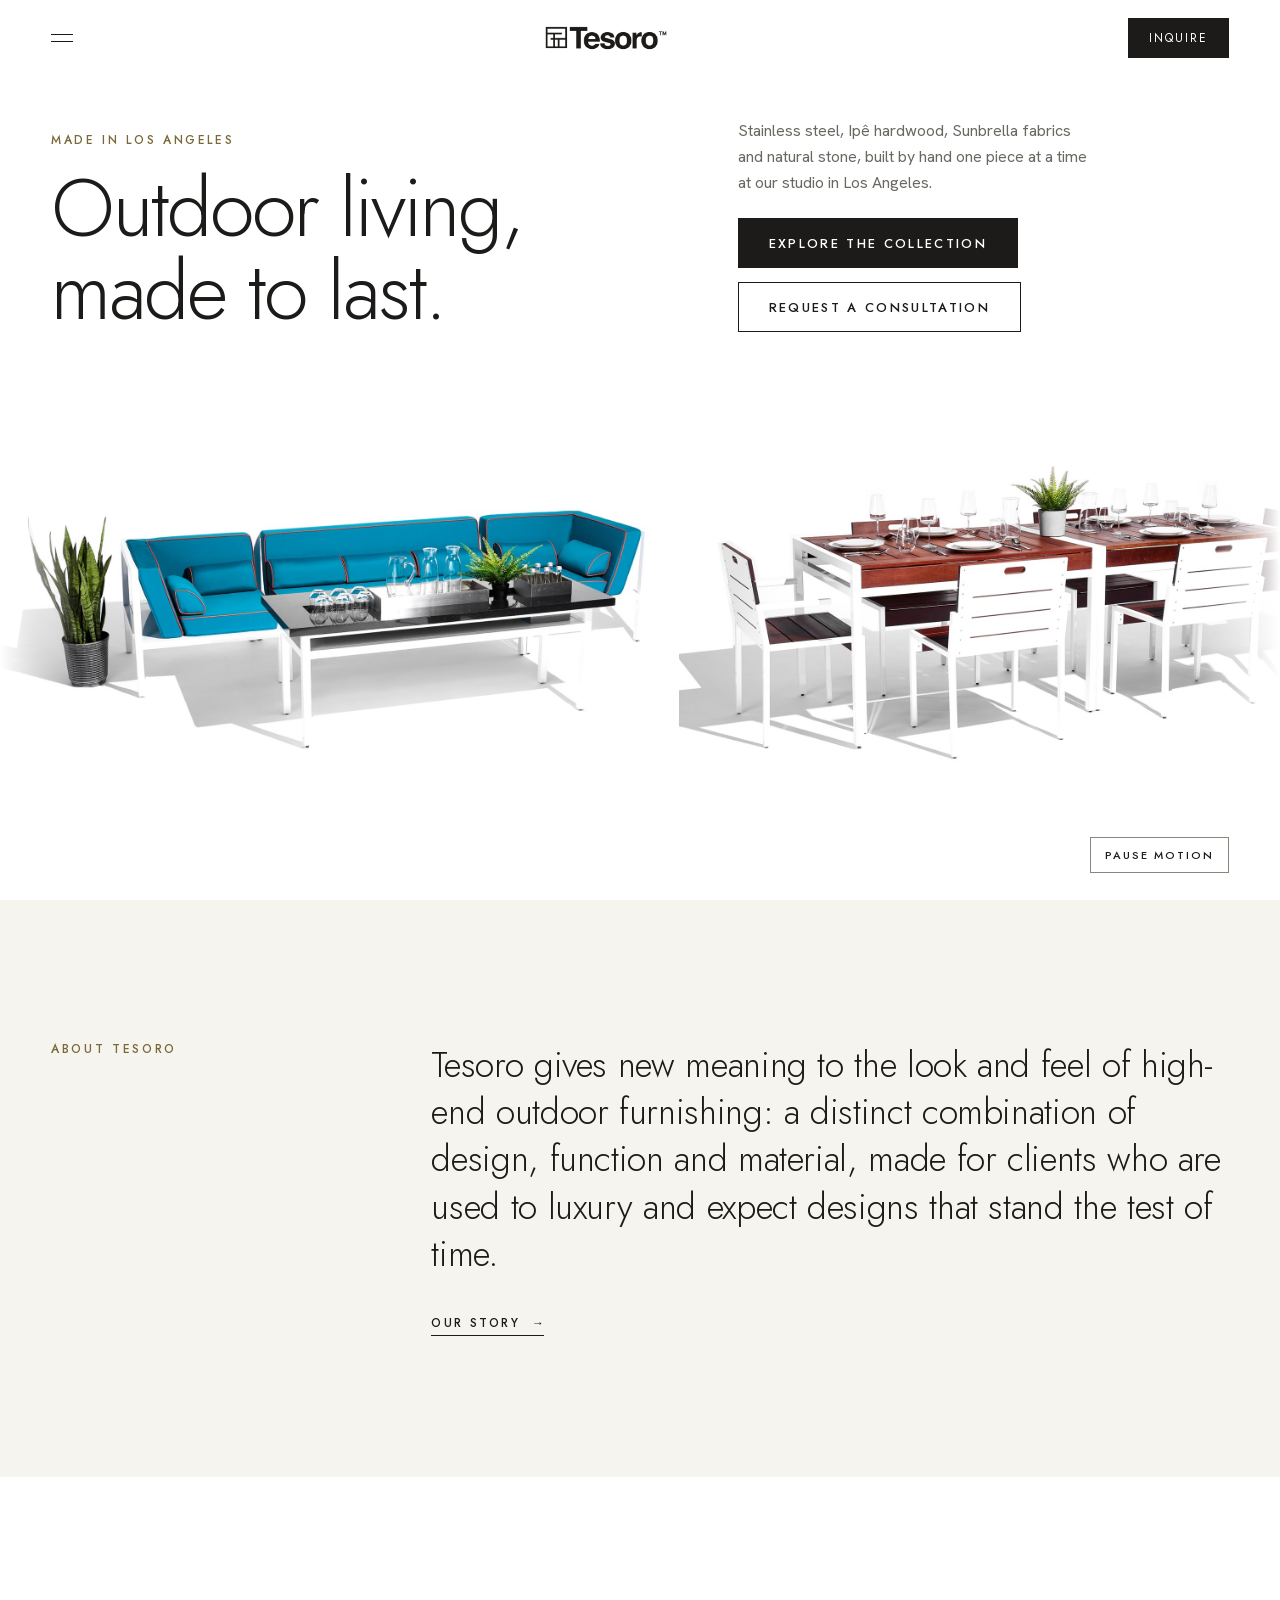
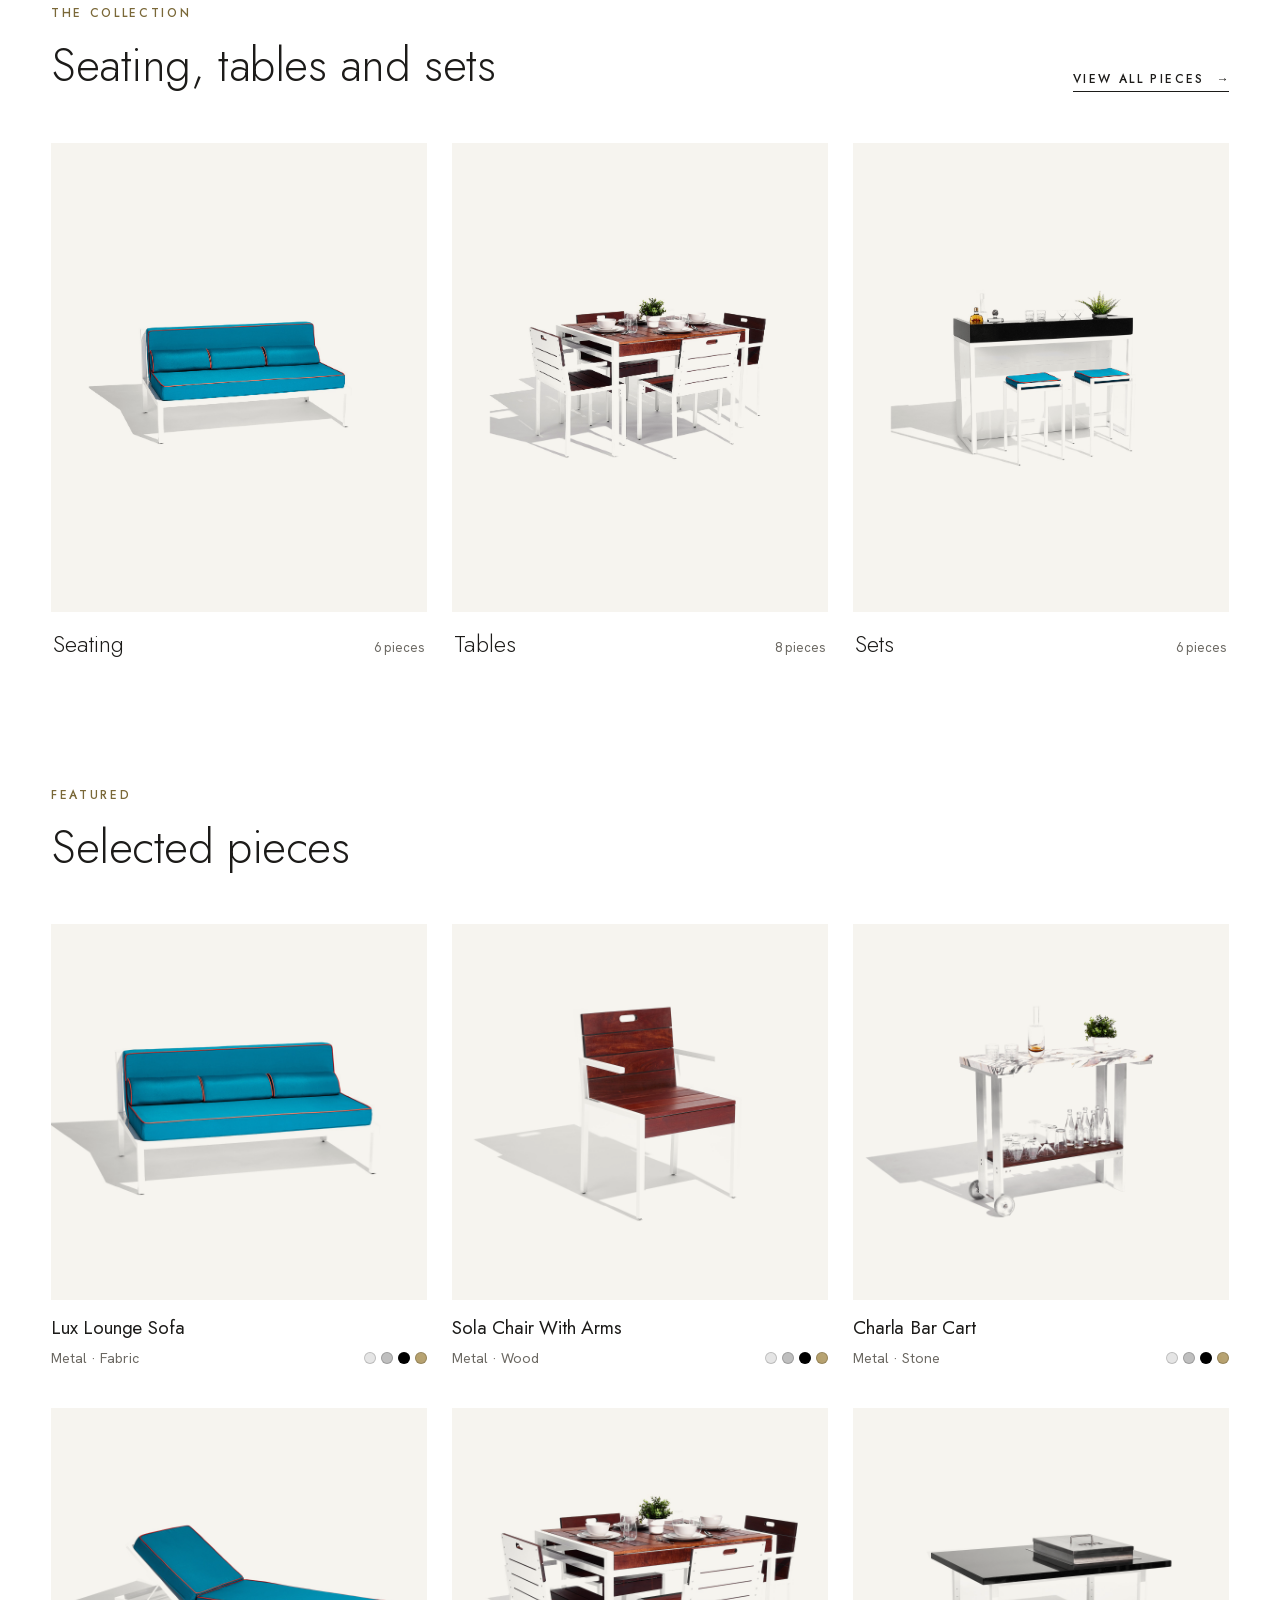
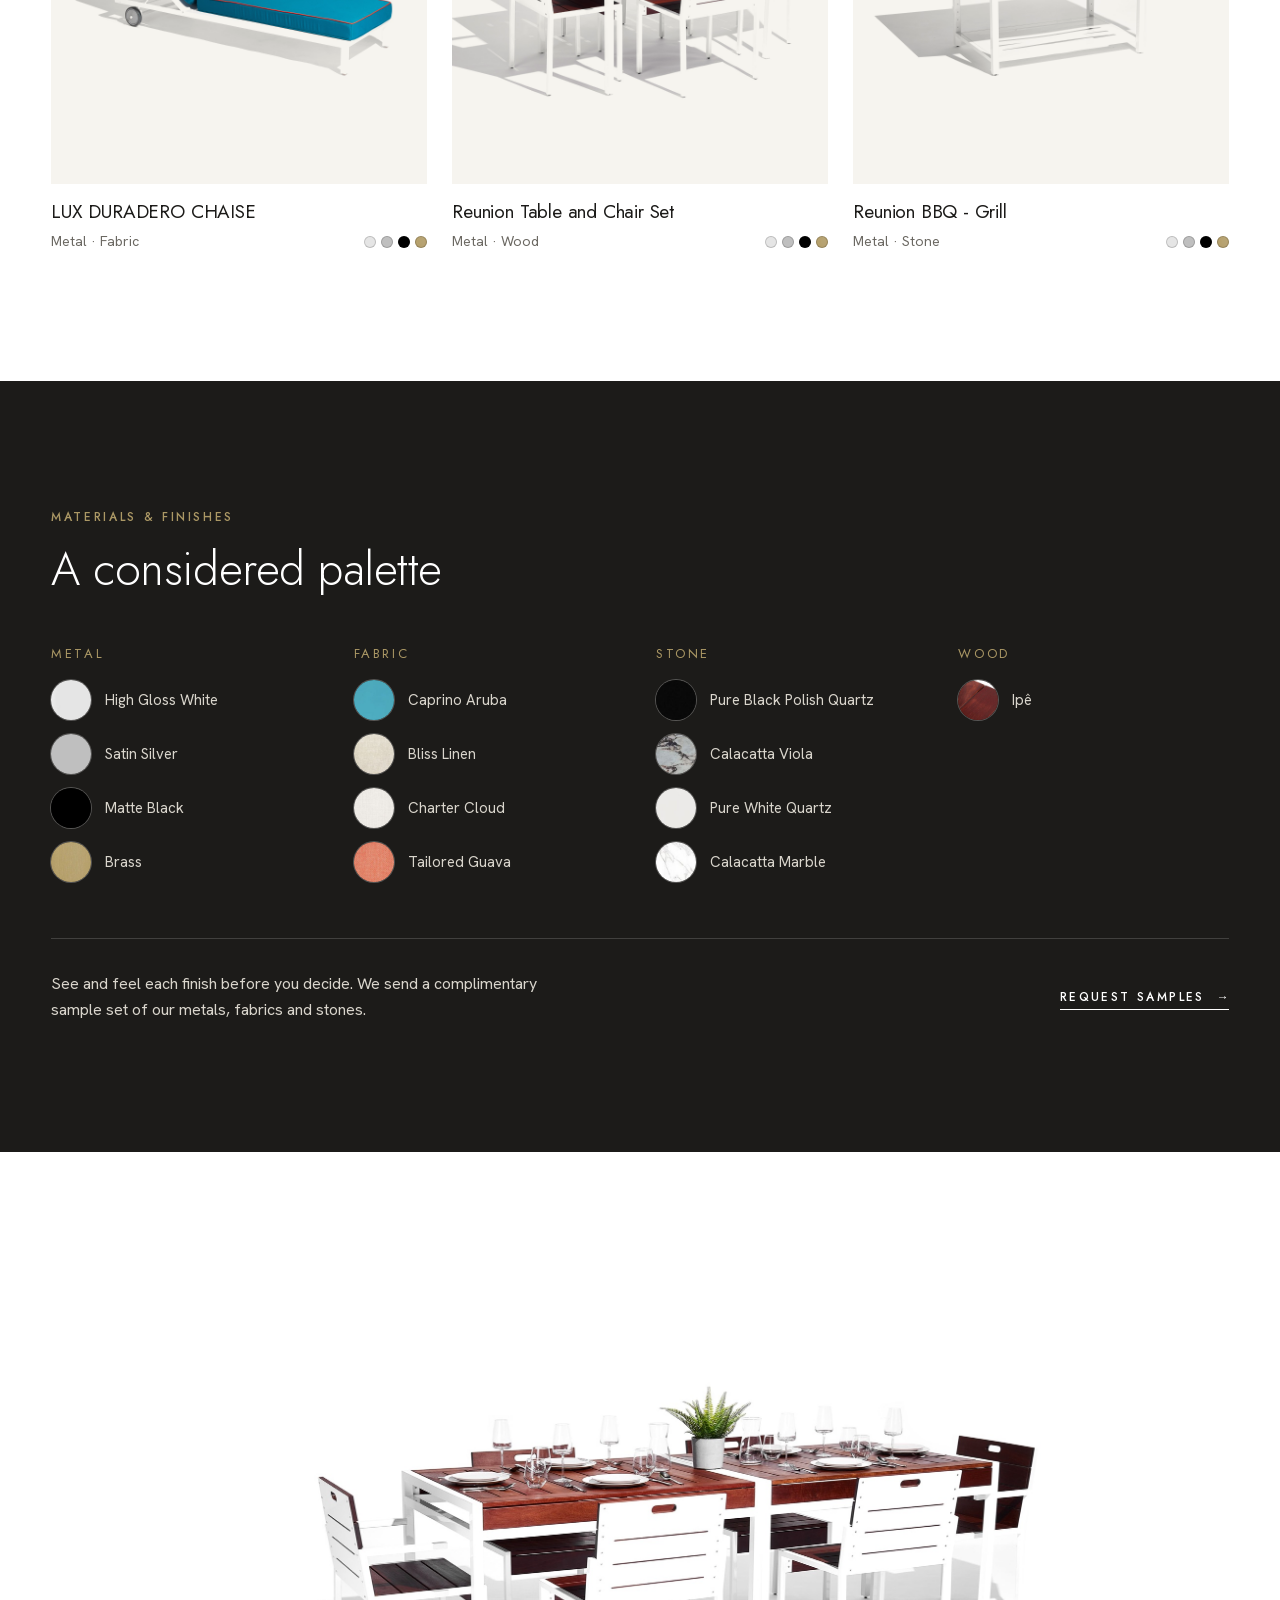
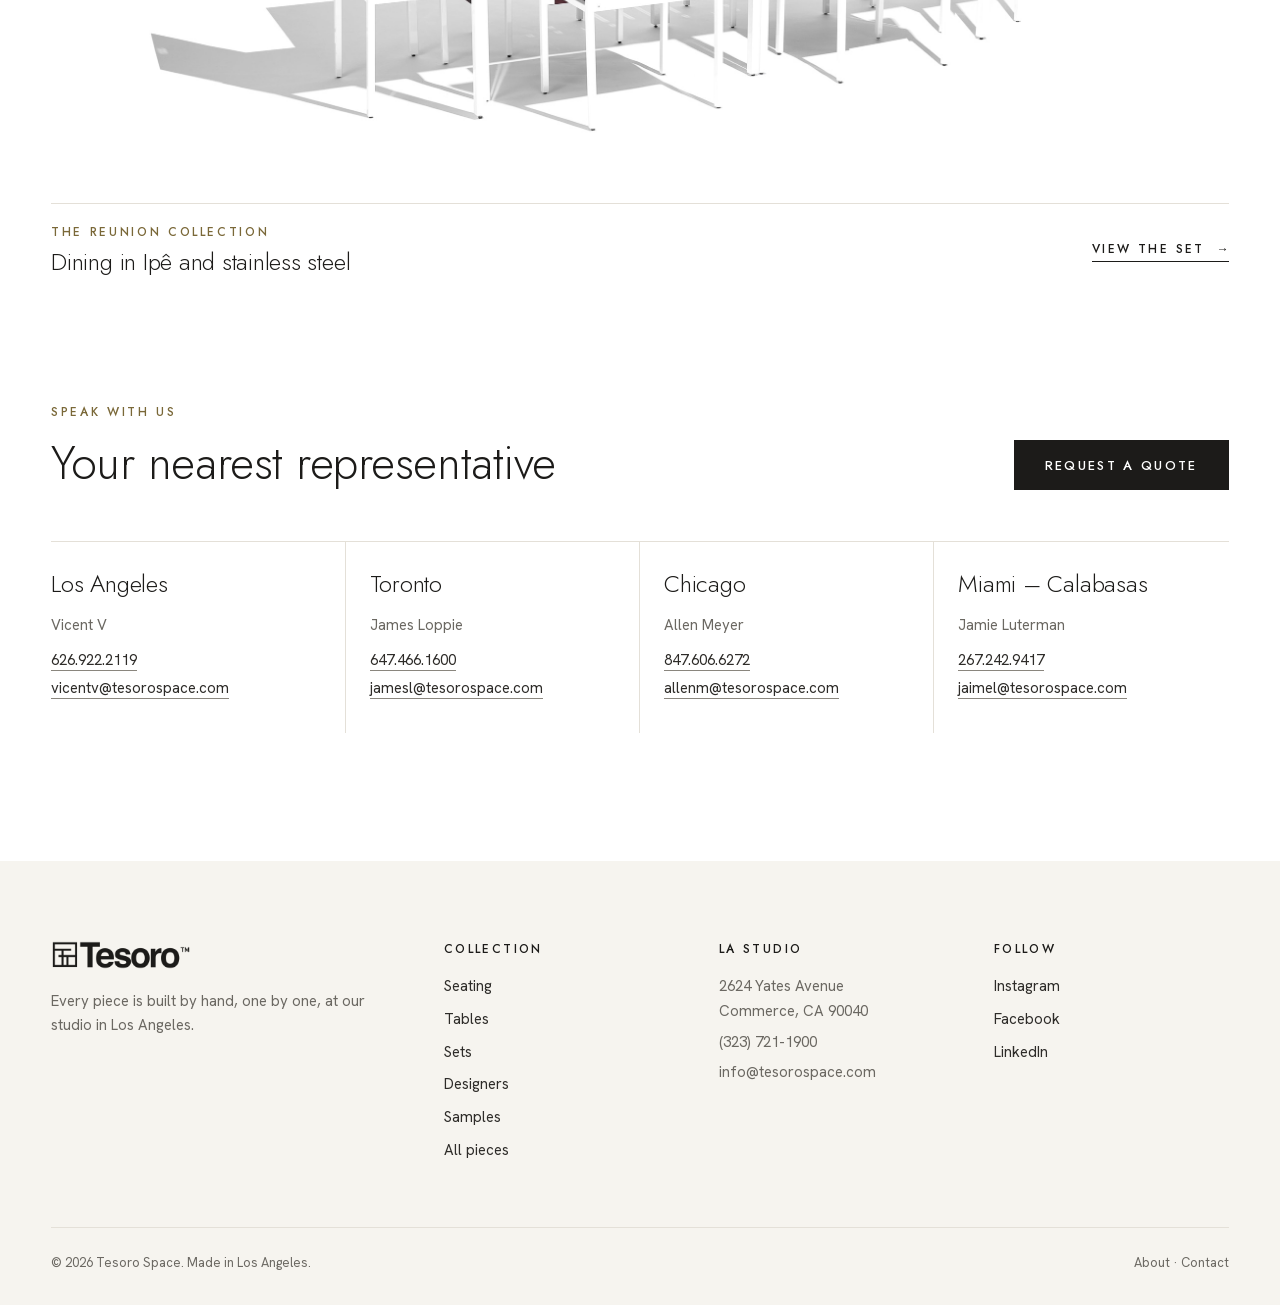
<file: index.html>
<!doctype html>
<html lang="en">
<head>
  <meta charset="utf-8">
  <meta name="viewport" content="width=device-width, initial-scale=1">
  <title>Tesoro | Luxury Outdoor Furniture, Made in Los Angeles</title>
  <meta name="description" content="Luxury outdoor furniture, built by hand in Los Angeles. Stainless steel, Ipê wood, Sunbrella fabrics and natural stone.">
  <link rel="preload" href="assets/fonts/jost-var.woff2" as="font" type="font/woff2" crossorigin>
  <link rel="preload" href="assets/fonts/hanken-grotesk-var.woff2" as="font" type="font/woff2" crossorigin>
  <link rel="stylesheet" href="css/styles.css">
</head>
<body>
  <div data-site-header></div>

  <main id="content" tabindex="-1">

    <section class="hero">
      <div class="container">
        <div class="hero__copy">
          <div>
            <p class="eyebrow">Made in Los Angeles</p>
            <h1>Outdoor living, made to last.</h1>
          </div>
          <div class="hero__aside">
            <p>Stainless steel, Ipê hardwood, Sunbrella fabrics and natural stone, built by hand one piece at a time at our studio in Los Angeles.</p>
            <div class="hero__ctas">
              <a class="btn" href="collection.html?c=all">Explore the collection</a>
              <a class="btn btn--ghost" href="#inquire" data-open-quote>Request a consultation</a>
            </div>
          </div>
        </div>
      </div>
      <div class="hero__band" role="region" aria-label="Selected pieces">
        <div class="hero__viewport" data-hero-viewport>
          <div class="hero__track" data-hero-track></div>
        </div>
        <button class="hero__pause" type="button" data-hero-pause aria-pressed="false">Pause motion</button>
      </div>
    </section>

    <section class="statement" aria-labelledby="about-title">
      <div class="container statement__inner">
        <p class="eyebrow" id="about-title">About Tesoro</p>
        <div>
          <p class="lede">Tesoro gives new meaning to the look and feel of high-end outdoor furnishing: a distinct combination of design, function and material, made for clients who are used to luxury and expect designs that stand the test of time.</p>
          <a class="link-arrow" href="about.html">Our story</a>
        </div>
      </div>
    </section>

    <section class="section" aria-labelledby="collections-title">
      <div class="container">
        <div class="section-head">
          <div>
            <p class="eyebrow">The collection</p>
            <h2 id="collections-title">Seating, tables and sets</h2>
          </div>
          <a class="link-arrow" href="collection.html?c=all">View all pieces</a>
        </div>
        <div class="collections" data-collections></div>
      </div>
    </section>

    <section class="section" style="padding-top:0" aria-labelledby="featured-title">
      <div class="container">
        <div class="section-head">
          <div>
            <p class="eyebrow">Featured</p>
            <h2 id="featured-title">Selected pieces</h2>
          </div>
        </div>
        <div class="product-grid" data-featured></div>
      </div>
    </section>

    <section class="section materials" aria-labelledby="materials-title">
      <div class="container">
        <div class="section-head">
          <div>
            <p class="eyebrow">Materials &amp; finishes</p>
            <h2 id="materials-title">A considered palette</h2>
          </div>
        </div>
        <div class="materials__grid" data-materials></div>
        <div class="materials__foot">
          <p>See and feel each finish before you decide. We send a complimentary sample set of our metals, fabrics and stones.</p>
          <a class="link-arrow" href="samples.html">Request samples</a>
        </div>
      </div>
    </section>

    <section class="section feature" aria-labelledby="feature-title">
      <div class="container">
        <img src="assets/site/hero-1.jpg" alt="Reunion dining tables in Ipê with Sola chairs" width="2400" height="1350" loading="lazy">
        <div class="feature__caption">
          <div>
            <p class="eyebrow" style="margin-bottom:8px">The Reunion Collection</p>
            <h3 id="feature-title">Dining in Ipê and stainless steel</h3>
          </div>
          <a class="link-arrow" href="product.html?p=reunion-double-table-and-chair-set">View the set</a>
        </div>
      </div>
    </section>

    <section class="section" style="padding-top:0" aria-labelledby="reps-title" id="inquire">
      <div class="container">
        <div class="section-head">
          <div>
            <p class="eyebrow">Speak with us</p>
            <h2 id="reps-title">Your nearest representative</h2>
          </div>
          <a class="btn" href="#inquire" data-open-quote>Request a quote</a>
        </div>
        <div class="reps" data-reps></div>
      </div>
    </section>

  </main>

  <div data-site-footer></div>

  <script src="js/site.js"></script>
  <script src="js/home.js"></script>
</body>
</html>
</file>
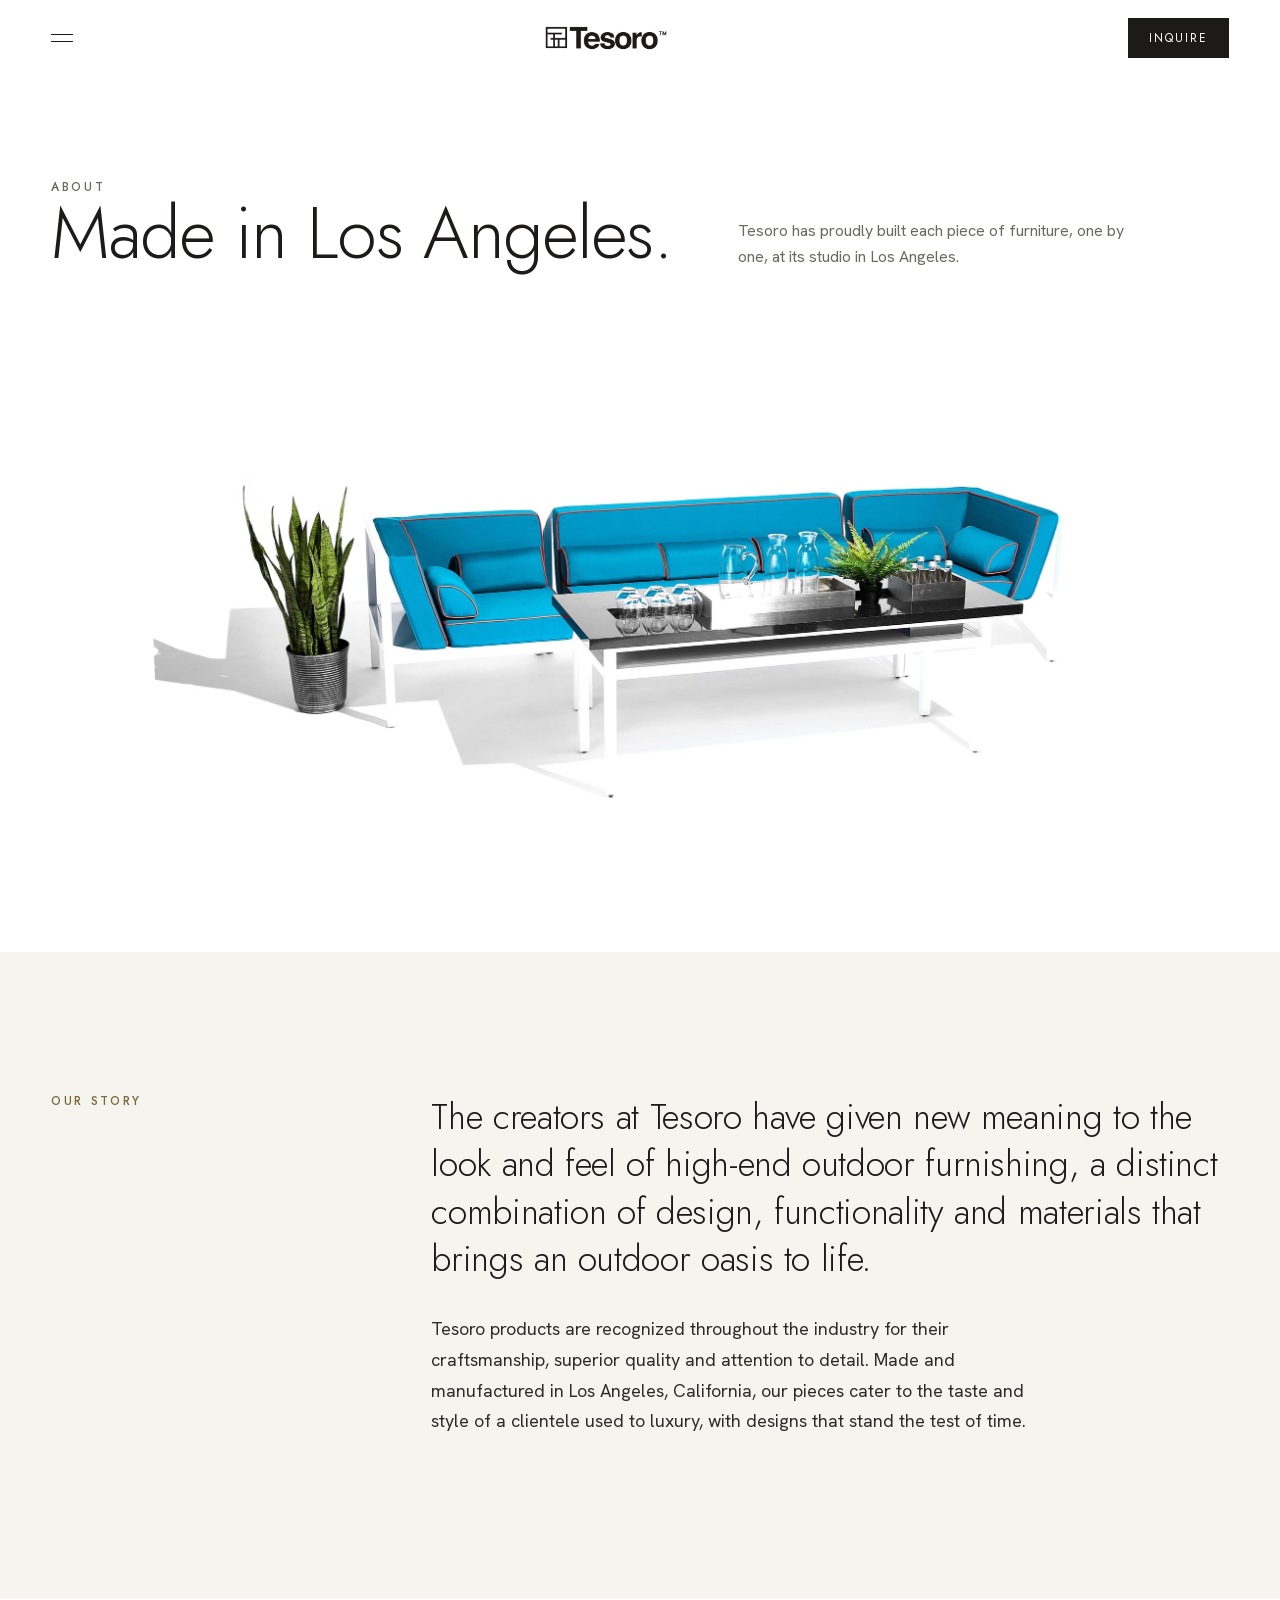
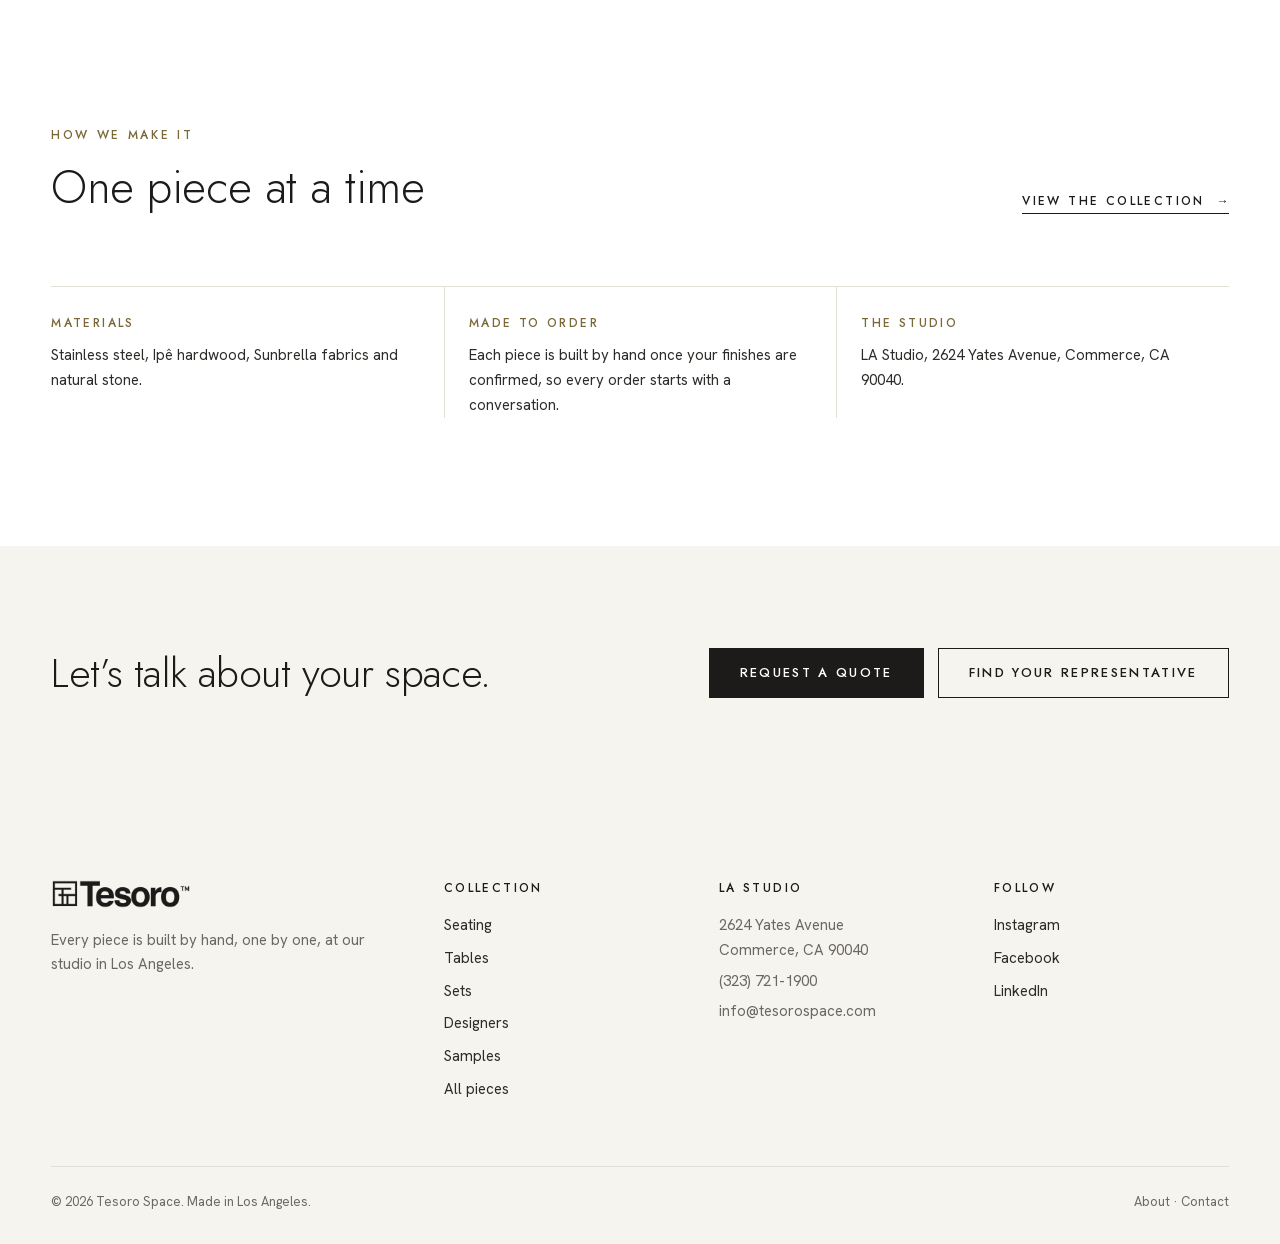
<file: about.html>
<!doctype html>
<html lang="en">
<head>
  <meta charset="utf-8">
  <meta name="viewport" content="width=device-width, initial-scale=1">
  <title>About | Tesoro</title>
  <meta name="description" content="Tesoro builds luxury outdoor furniture one piece at a time at its studio in Los Angeles.">
  <link rel="preload" href="assets/fonts/jost-var.woff2" as="font" type="font/woff2" crossorigin>
  <link rel="preload" href="assets/fonts/hanken-grotesk-var.woff2" as="font" type="font/woff2" crossorigin>
  <link rel="stylesheet" href="css/styles.css">
</head>
<body>
  <div data-site-header></div>

  <main id="content" tabindex="-1">
    <section class="page-head">
      <div class="container page-head__inner">
        <div>
          <p class="eyebrow">About</p>
          <h1>Made in Los Angeles.</h1>
        </div>
        <p>Tesoro has proudly built each piece of furniture, one by one, at its studio in Los Angeles.</p>
      </div>
    </section>

    <div class="container feature" style="padding-bottom:clamp(56px,8vw,112px)">
      <img src="assets/site/hero-2.jpg" alt="Lux Lounge sectional in Caprino Aruba with a black quartz cocktail table" width="2400" height="1350" fetchpriority="high">
    </div>

    <section class="statement" aria-labelledby="story-title">
      <div class="container statement__inner">
        <p class="eyebrow" id="story-title">Our story</p>
        <div>
          <p class="lede">The creators at Tesoro have given new meaning to the look and feel of high-end outdoor furnishing, a distinct combination of design, functionality and materials that brings an outdoor oasis to life.</p>
          <div class="prose">
            <p>Tesoro products are recognized throughout the industry for their craftsmanship, superior quality and attention to detail. Made and manufactured in Los Angeles, California, our pieces cater to the taste and style of a clientele used to luxury, with designs that stand the test of time.</p>
          </div>
        </div>
      </div>
    </section>

    <section class="section" aria-labelledby="studio-title">
      <div class="container">
        <div class="section-head">
          <div>
            <p class="eyebrow">How we make it</p>
            <h2 id="studio-title">One piece at a time</h2>
          </div>
          <a class="link-arrow" href="collection.html?c=all">View the collection</a>
        </div>
        <div class="facts">
          <div class="fact"><h3>Materials</h3><p>Stainless steel, Ipê hardwood, Sunbrella fabrics and natural stone.</p></div>
          <div class="fact"><h3>Made to order</h3><p>Each piece is built by hand once your finishes are confirmed, so every order starts with a conversation.</p></div>
          <div class="fact"><h3>The studio</h3><p data-studio>Los Angeles, California.</p></div>
        </div>
      </div>
    </section>

    <section class="cta-band" id="inquire">
      <div class="container cta-band__inner">
        <h2>Let’s talk about your space.</h2>
        <div class="cta-band__actions">
          <a class="btn" href="#inquire" data-open-quote>Request a quote</a>
          <a class="btn btn--ghost" href="contact.html">Find your representative</a>
        </div>
      </div>
    </section>
  </main>

  <div data-site-footer></div>

  <script src="js/site.js"></script>
  <script src="js/about.js"></script>
</body>
</html>
</file>
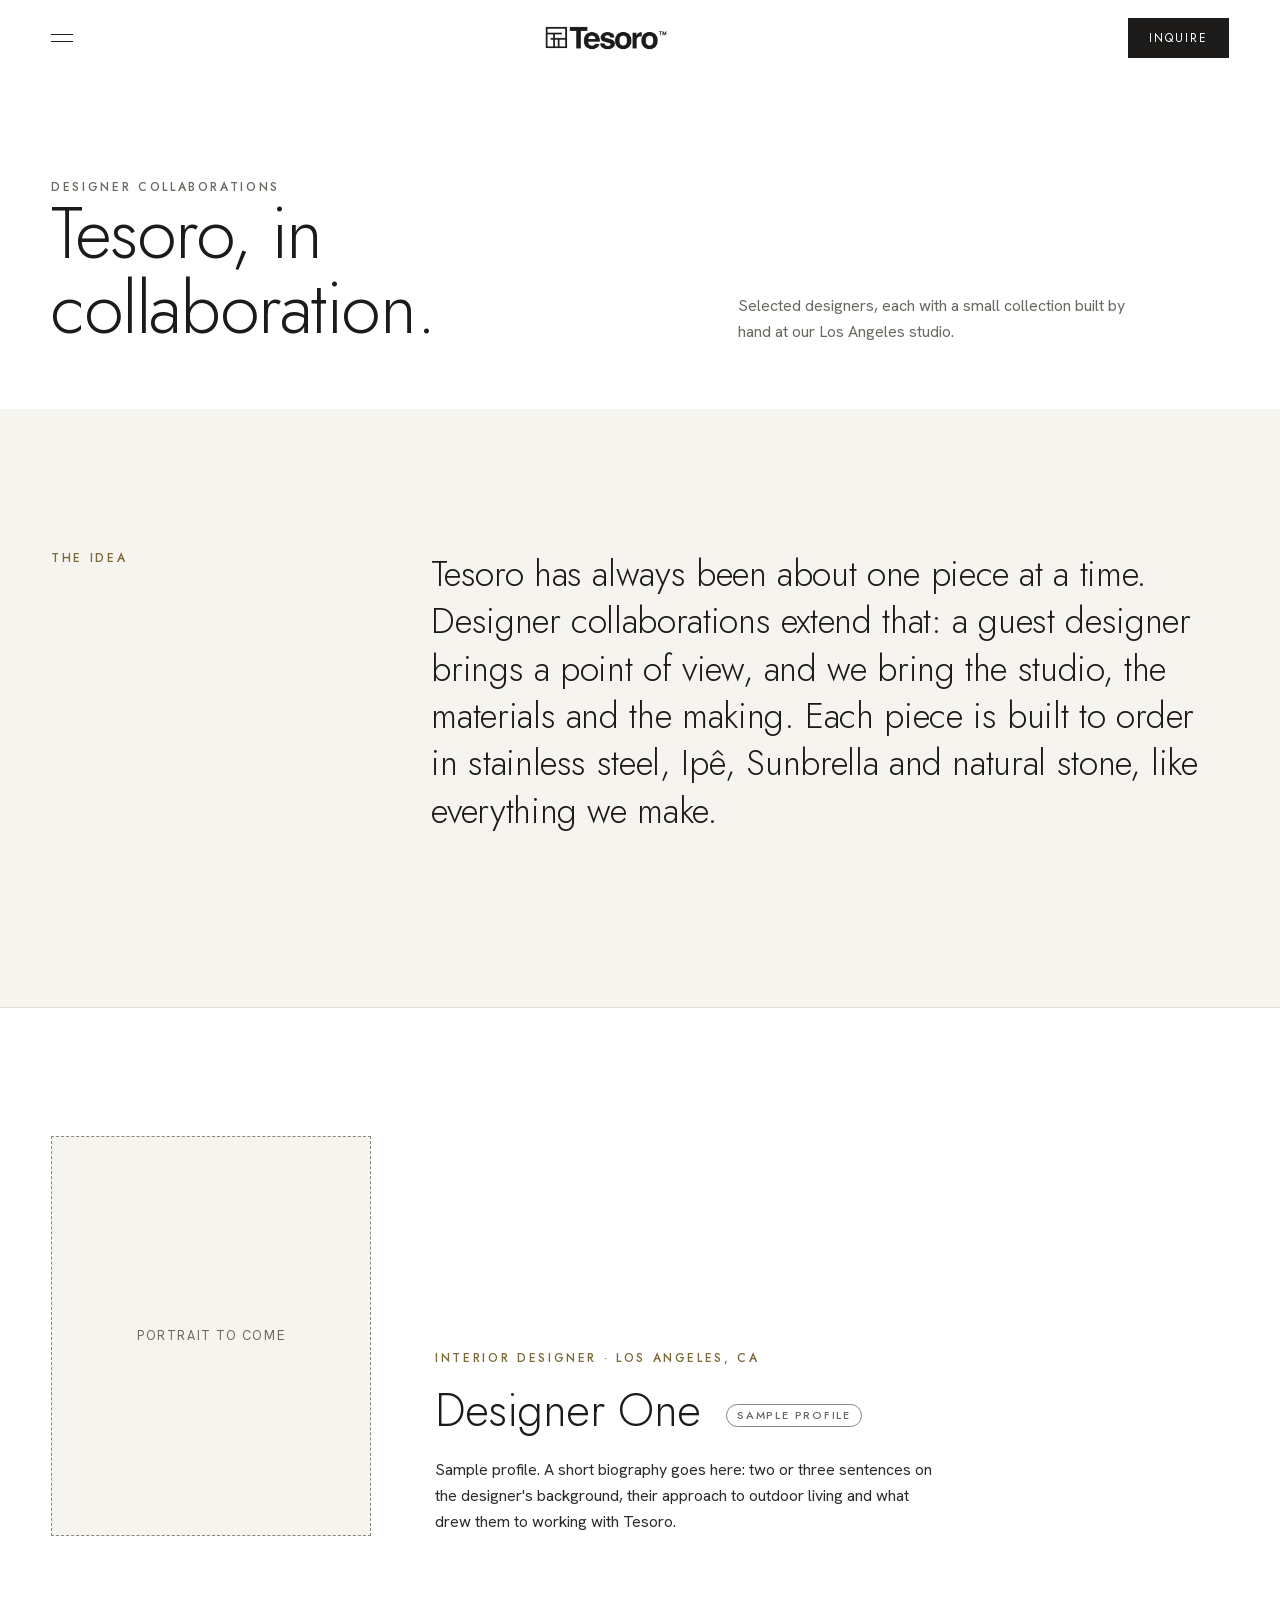
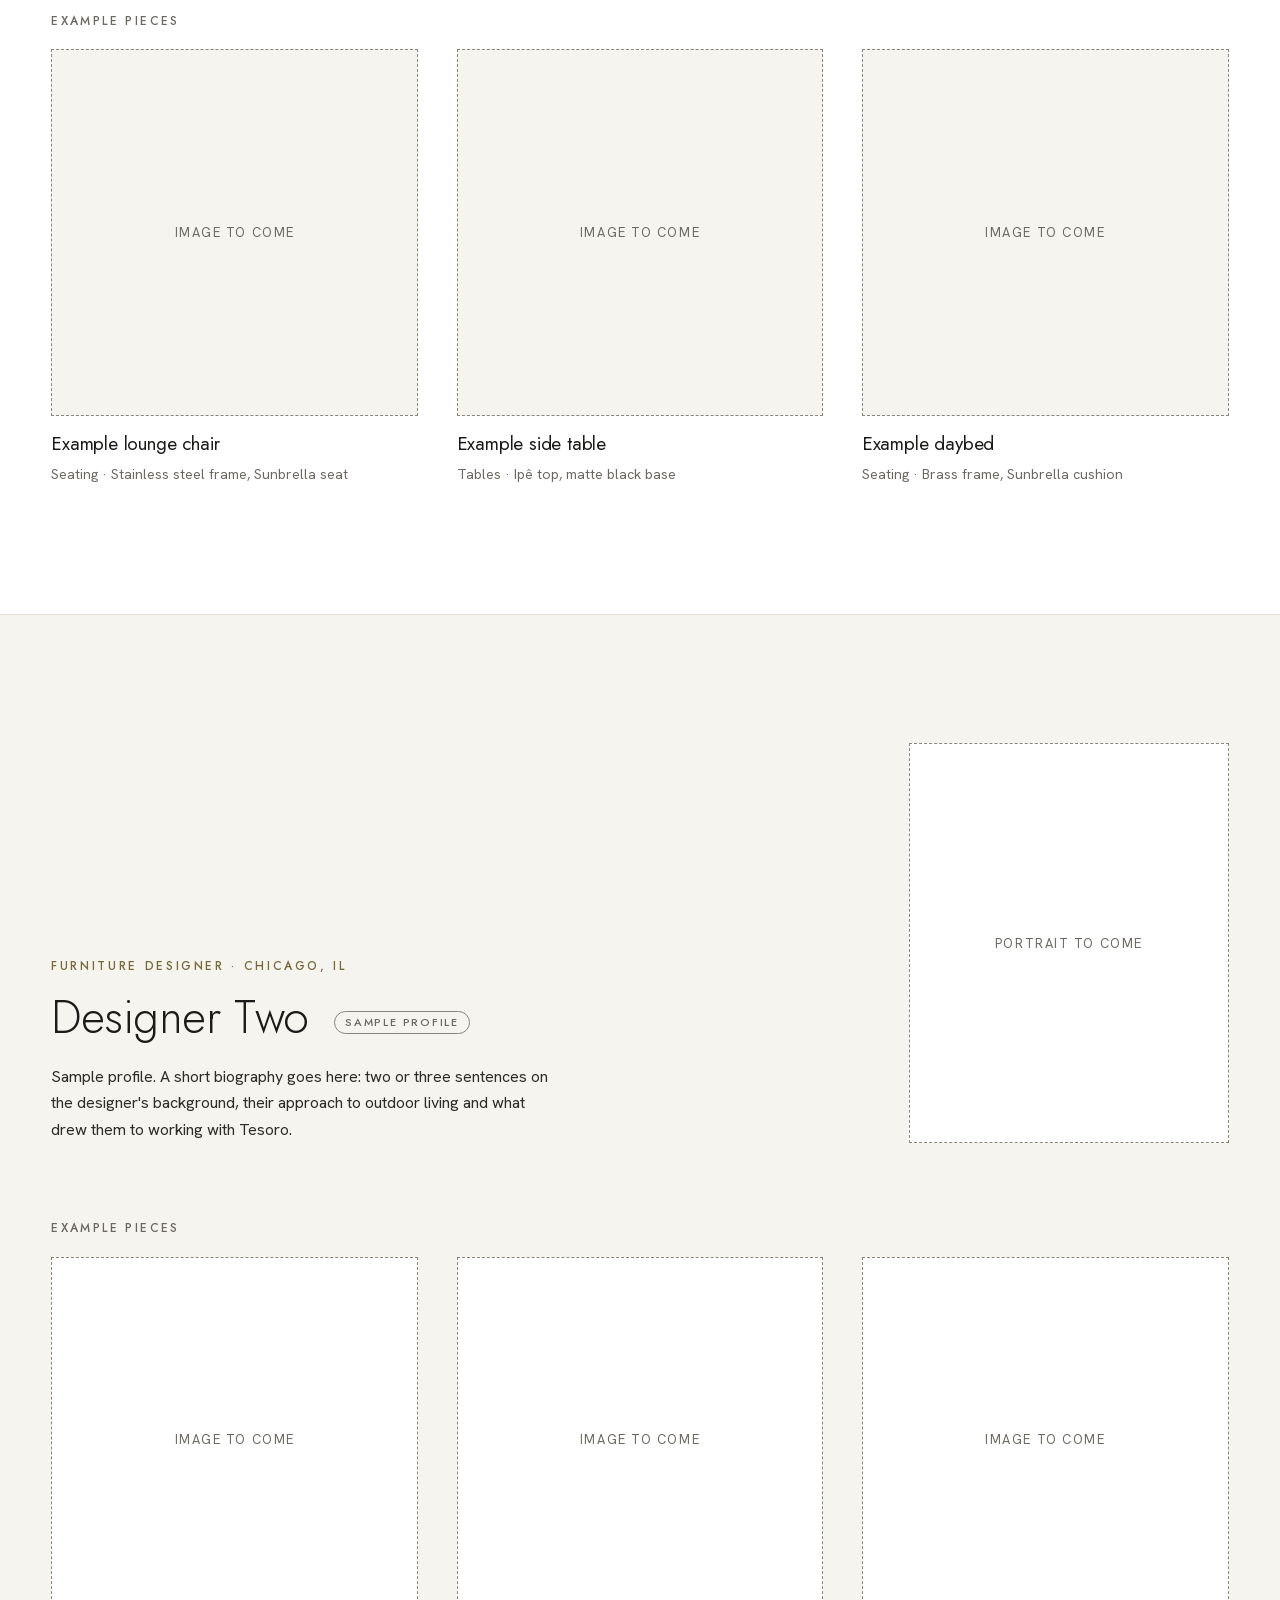
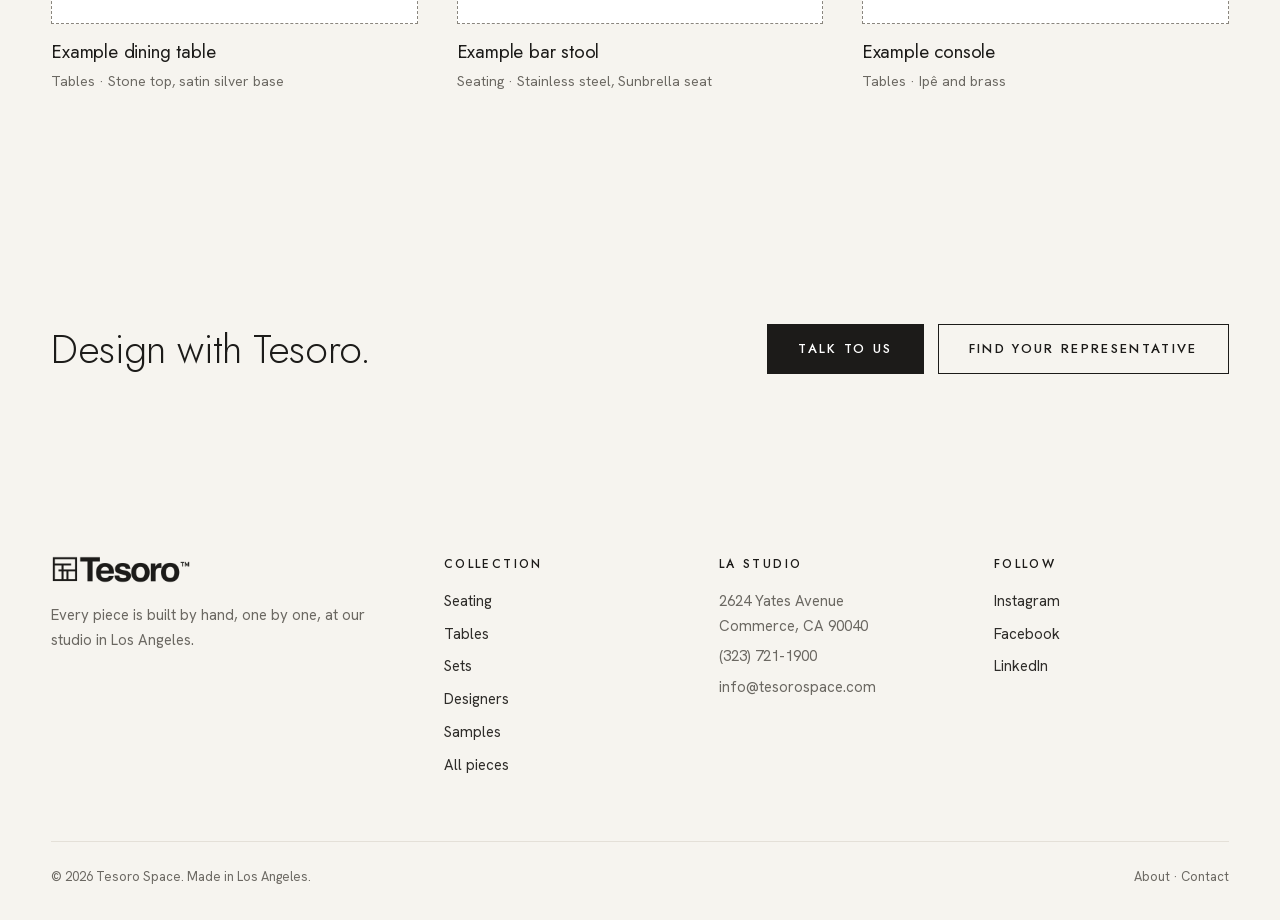
<file: collaborations.html>
<!doctype html>
<html lang="en">
<head>
  <meta charset="utf-8">
  <meta name="viewport" content="width=device-width, initial-scale=1">
  <title>Designer Collaborations | Tesoro</title>
  <meta name="description" content="Guest designers, each with a small collection built by hand at Tesoro's studio in Los Angeles.">
  <link rel="preload" href="assets/fonts/jost-var.woff2" as="font" type="font/woff2" crossorigin>
  <link rel="preload" href="assets/fonts/hanken-grotesk-var.woff2" as="font" type="font/woff2" crossorigin>
  <link rel="stylesheet" href="css/styles.css">
</head>
<body>
  <div data-site-header></div>

  <main id="content" tabindex="-1">
    <section class="page-head">
      <div class="container page-head__inner">
        <div>
          <p class="eyebrow">Designer collaborations</p>
          <h1 data-title>Collaborations</h1>
        </div>
        <p data-blurb></p>
      </div>
    </section>

    <section class="statement" aria-labelledby="concept-title">
      <div class="container statement__inner">
        <p class="eyebrow" id="concept-title">The idea</p>
        <div>
          <p class="lede" data-intro></p>
        </div>
      </div>
    </section>

    <div data-designers></div>

    <section class="cta-band" id="inquire">
      <div class="container cta-band__inner">
        <h2>Design with Tesoro.</h2>
        <div class="cta-band__actions">
          <a class="btn" href="#inquire" data-open-quote>Talk to us</a>
          <a class="btn btn--ghost" href="contact.html">Find your representative</a>
        </div>
      </div>
    </section>
  </main>

  <div data-site-footer></div>

  <script src="js/site.js"></script>
  <script src="js/collaborations.js"></script>
</body>
</html>
</file>
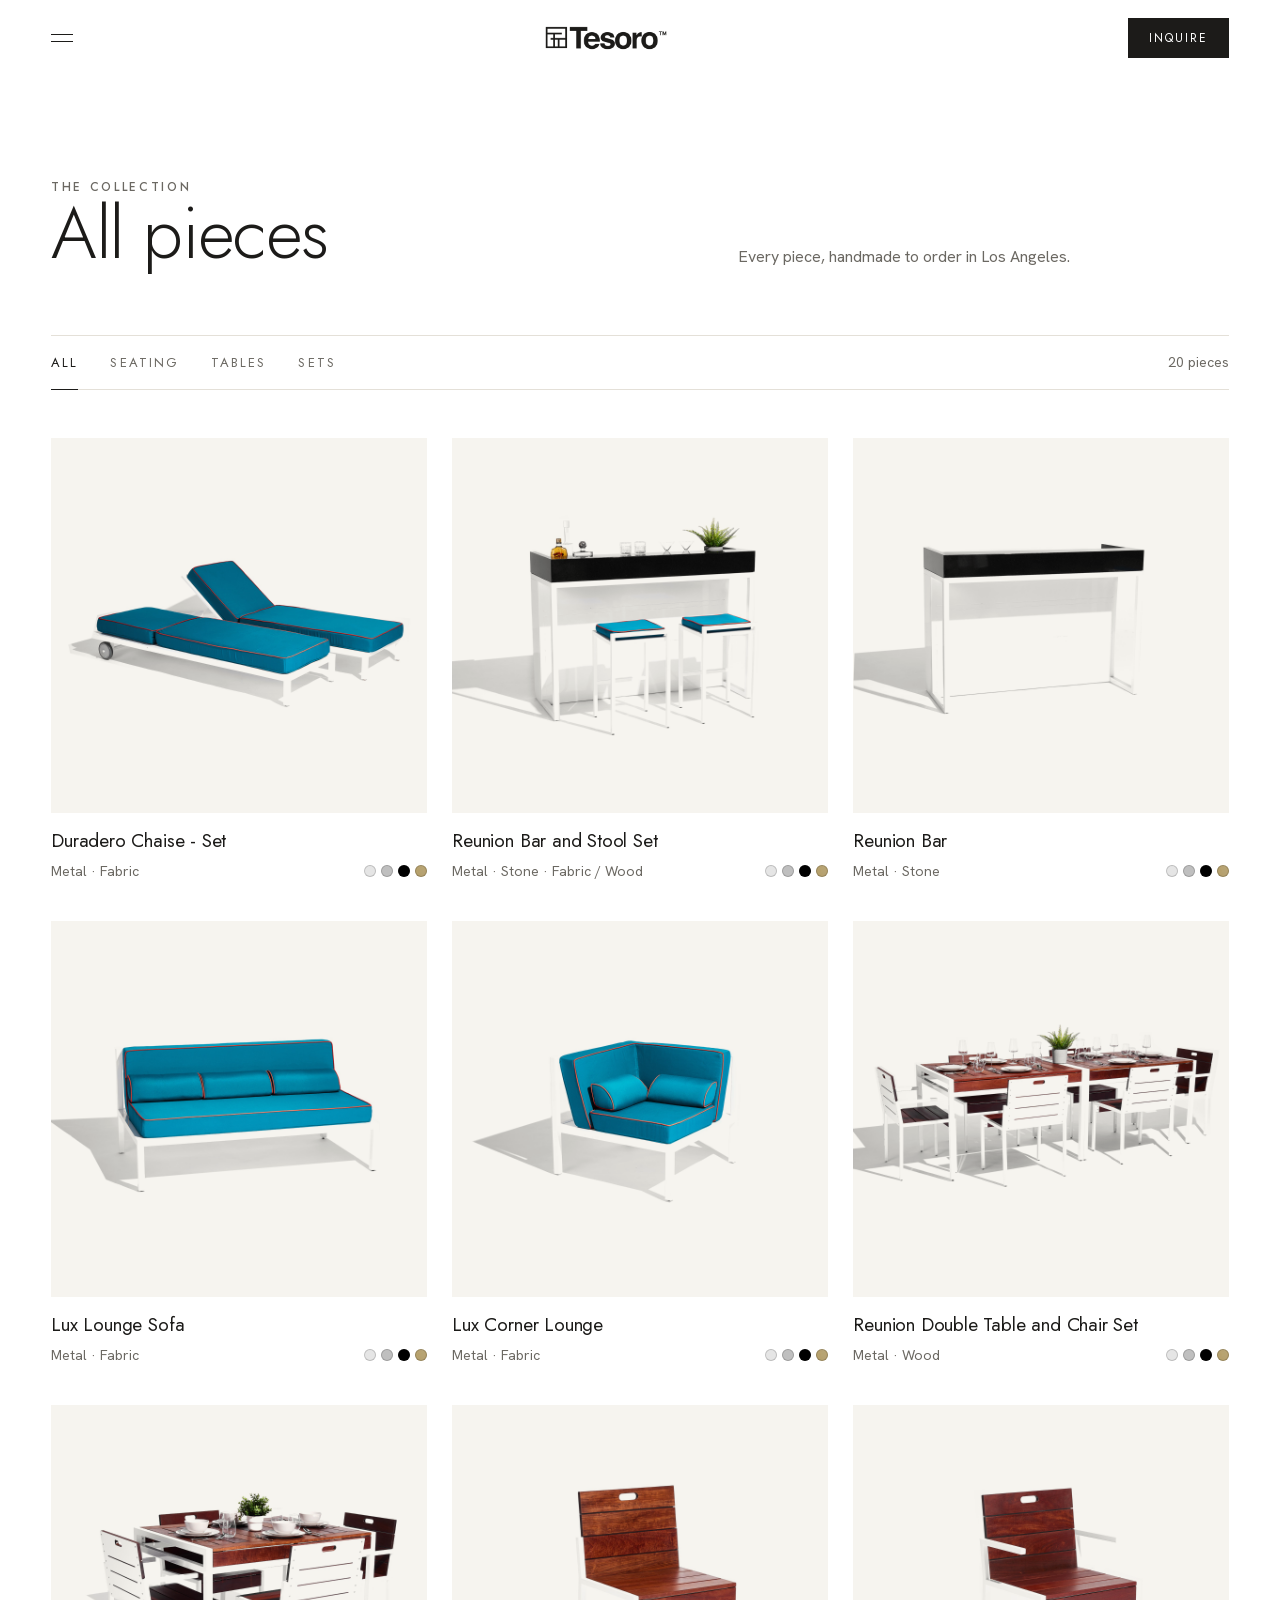
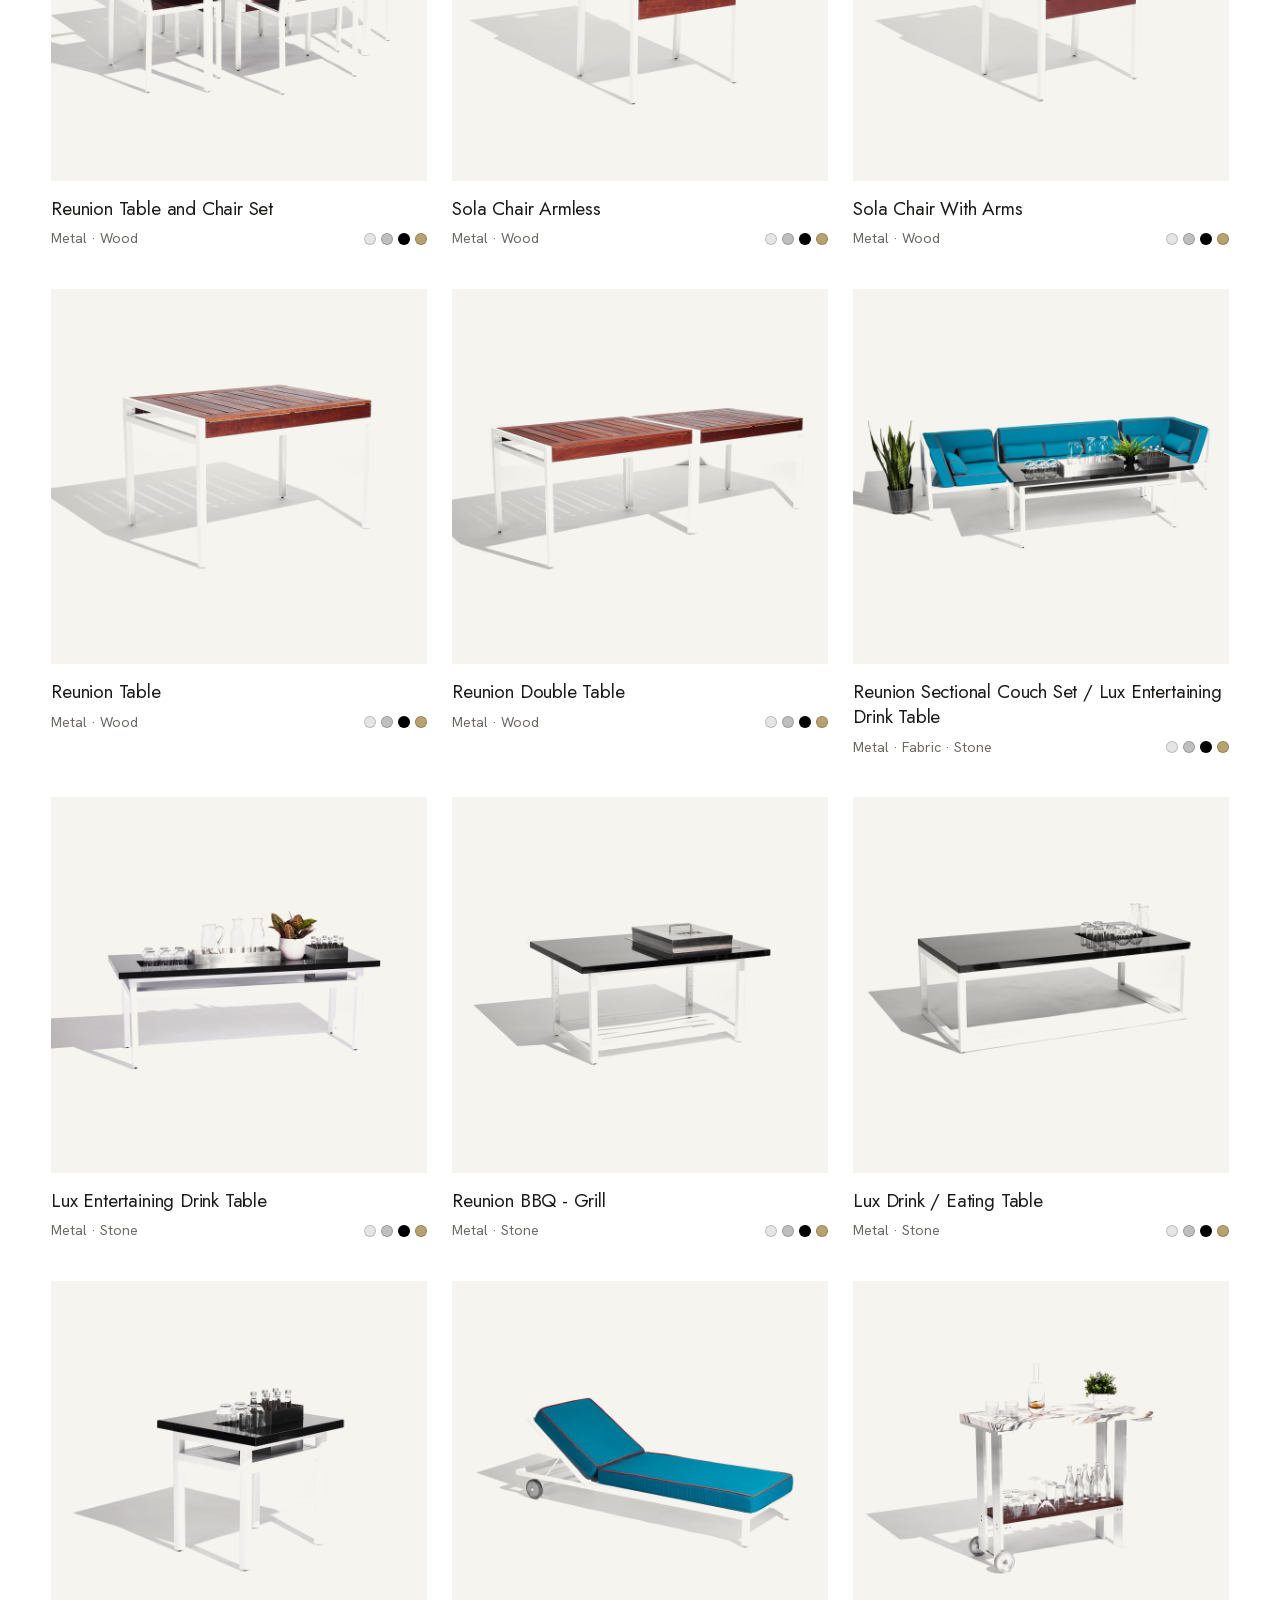
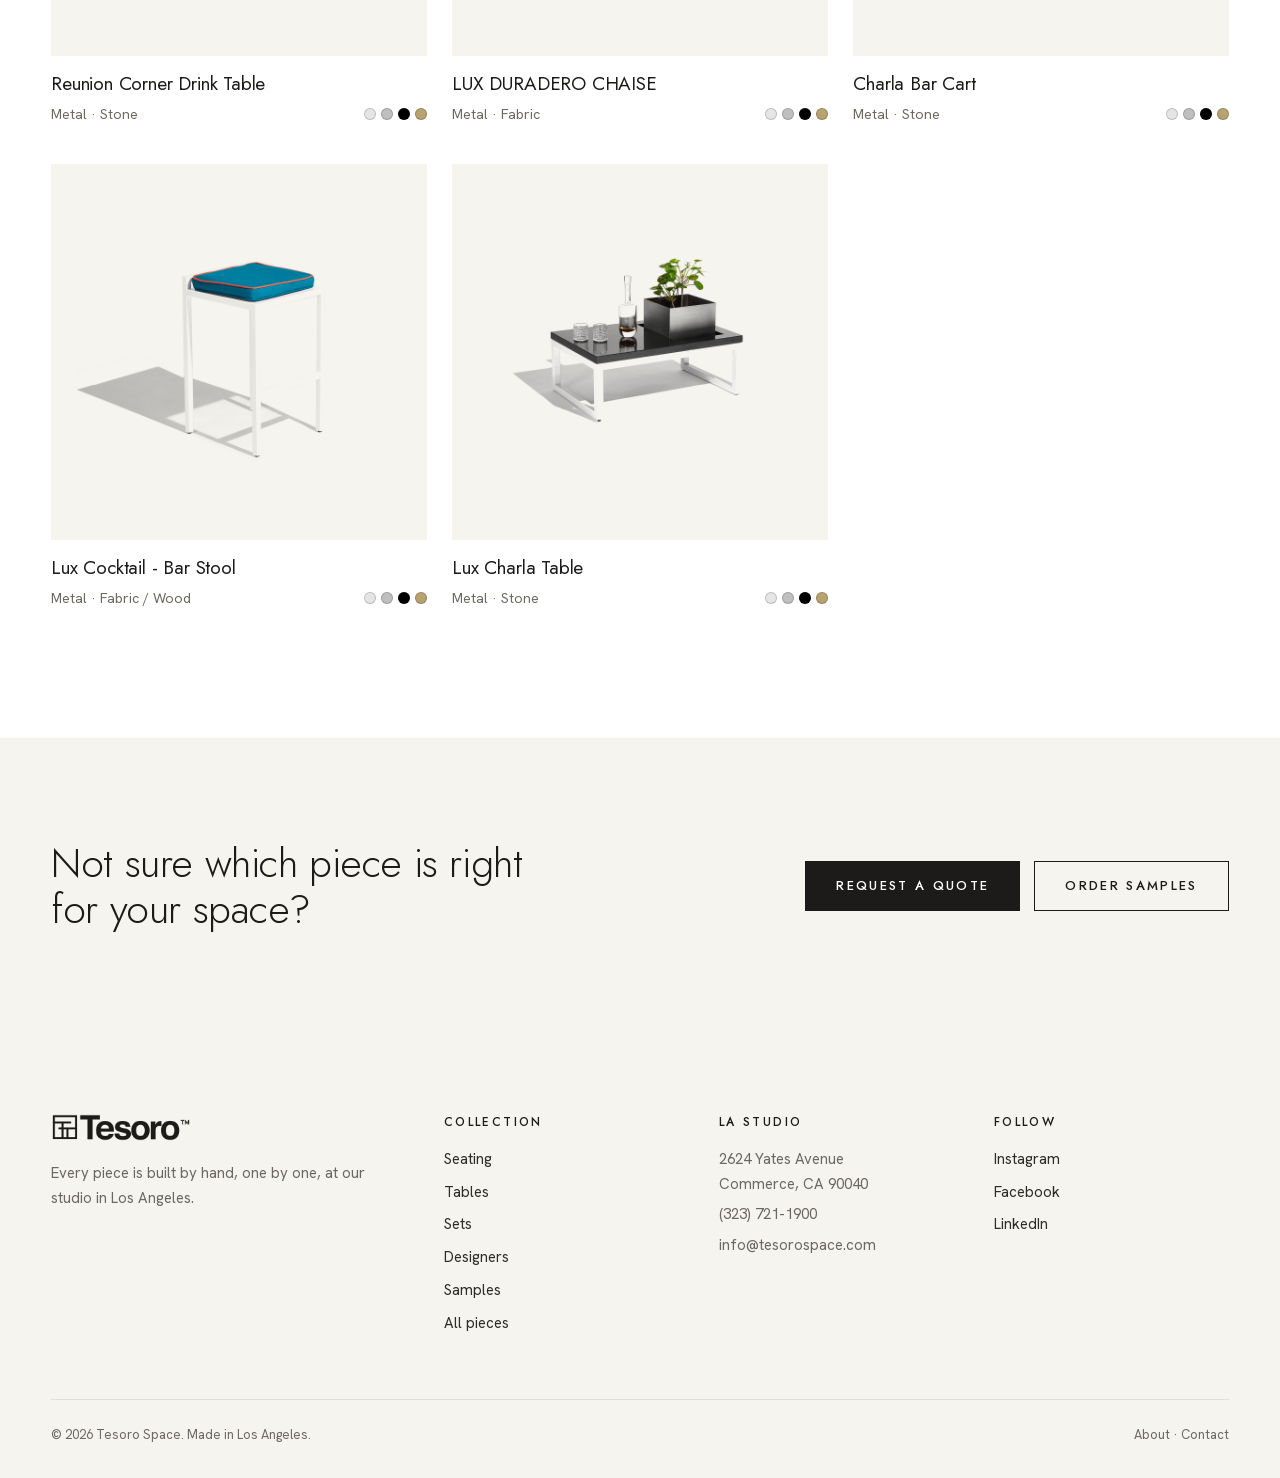
<file: collection.html>
<!doctype html>
<html lang="en">
<head>
  <meta charset="utf-8">
  <meta name="viewport" content="width=device-width, initial-scale=1">
  <title>Collection | Tesoro</title>
  <meta name="description" content="Luxury outdoor seating, tables and sets, handmade to order in Los Angeles.">
  <link rel="preload" href="assets/fonts/jost-var.woff2" as="font" type="font/woff2" crossorigin>
  <link rel="preload" href="assets/fonts/hanken-grotesk-var.woff2" as="font" type="font/woff2" crossorigin>
  <link rel="stylesheet" href="css/styles.css">
</head>
<body>
  <div data-site-header></div>

  <main id="content" tabindex="-1">
    <section class="page-head">
      <div class="container page-head__inner">
        <div>
          <p class="eyebrow">The collection</p>
          <h1 data-title>Collection</h1>
        </div>
        <p data-blurb></p>
      </div>
    </section>

    <div class="container">
      <nav class="filters" aria-label="Collections">
        <div class="filters__inner">
          <span data-filters style="display:contents"></span>
          <span class="filters__count" data-count aria-live="polite"></span>
        </div>
      </nav>
      <div class="product-grid" data-grid></div>
    </div>

    <section class="cta-band" style="margin-top:clamp(72px,10vw,140px)" id="inquire">
      <div class="container cta-band__inner">
        <h2>Not sure which piece is right for your space?</h2>
        <div class="cta-band__actions">
          <a class="btn" href="#inquire" data-open-quote>Request a quote</a>
          <a class="btn btn--ghost" href="samples.html">Order samples</a>
        </div>
      </div>
    </section>
  </main>

  <div data-site-footer></div>

  <script src="js/site.js"></script>
  <script src="js/collection.js"></script>
</body>
</html>
</file>
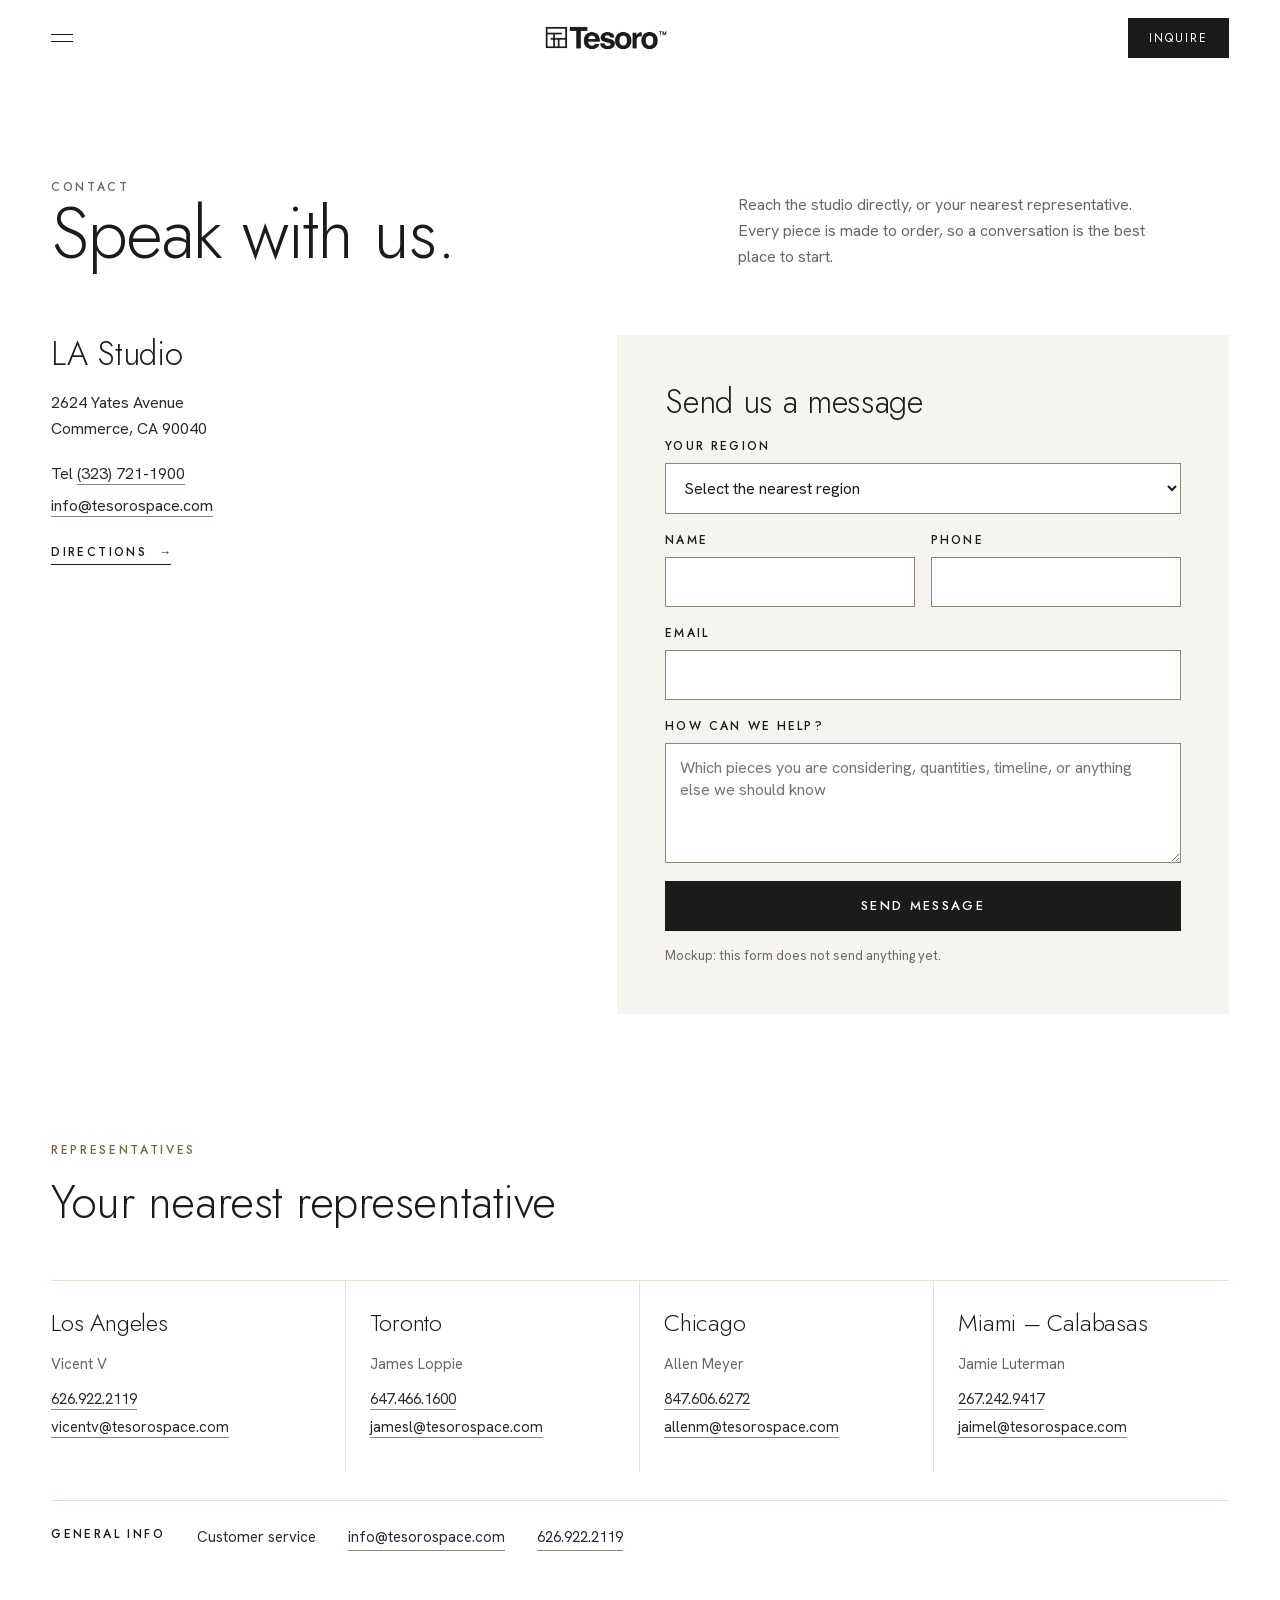
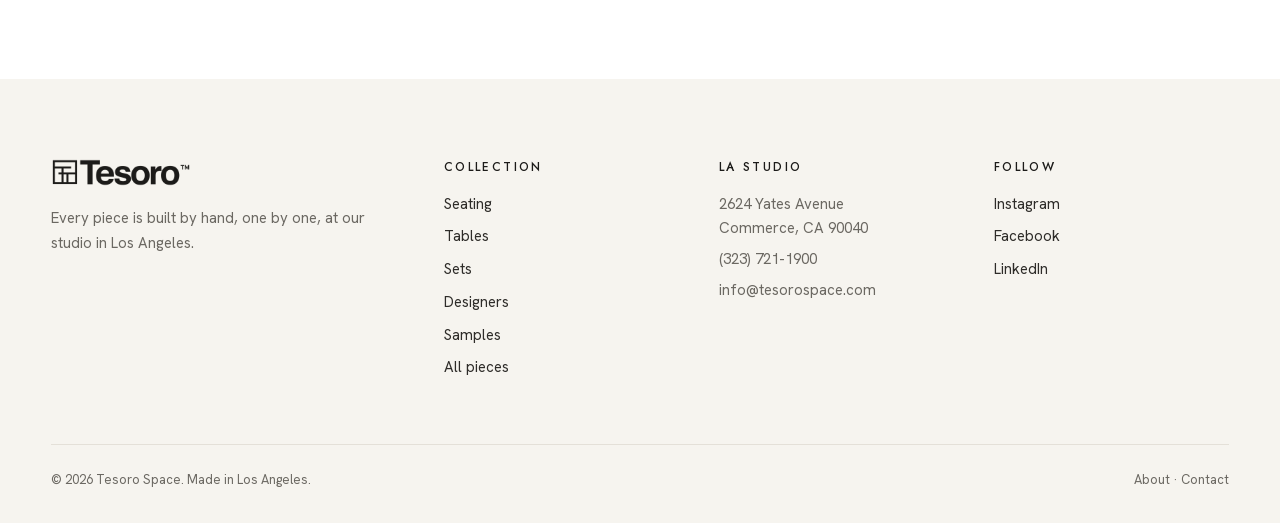
<file: contact.html>
<!doctype html>
<html lang="en">
<head>
  <meta charset="utf-8">
  <meta name="viewport" content="width=device-width, initial-scale=1">
  <title>Contact | Tesoro</title>
  <meta name="description" content="Contact the Tesoro studio in Los Angeles, or your nearest representative in Los Angeles, Toronto, Chicago or Miami.">
  <link rel="preload" href="assets/fonts/jost-var.woff2" as="font" type="font/woff2" crossorigin>
  <link rel="preload" href="assets/fonts/hanken-grotesk-var.woff2" as="font" type="font/woff2" crossorigin>
  <link rel="stylesheet" href="css/styles.css">
</head>
<body>
  <div data-site-header></div>

  <main id="content" tabindex="-1">
    <section class="page-head">
      <div class="container page-head__inner">
        <div>
          <p class="eyebrow">Contact</p>
          <h1>Speak with us.</h1>
        </div>
        <p>Reach the studio directly, or your nearest representative. Every piece is made to order, so a conversation is the best place to start.</p>
      </div>
    </section>

    <section class="section" style="padding-top:0" aria-label="Studio and message form">
      <div class="container two-col">
        <div class="studio" data-studio></div>

        <div class="form-card">
          <div data-form-wrap>
            <h2>Send us a message</h2>
            <form data-form novalidate>
              <div class="field">
                <label for="c-region">Your region</label>
                <select id="c-region" name="region" required>
                  <option value="">Select the nearest region</option>
                </select>
              </div>
              <div class="rep-card" data-rep-card hidden></div>
              <div class="field-row">
                <div class="field"><label for="c-name">Name</label><input id="c-name" name="name" autocomplete="name" required></div>
                <div class="field"><label for="c-phone">Phone</label><input id="c-phone" name="phone" type="tel" autocomplete="tel"></div>
              </div>
              <div class="field"><label for="c-email">Email</label><input id="c-email" name="email" type="email" autocomplete="email" required></div>
              <div class="field"><label for="c-msg">How can we help?</label><textarea id="c-msg" name="message" required placeholder="Which pieces you are considering, quantities, timeline, or anything else we should know"></textarea></div>
              <button class="btn btn--block" type="submit">Send message</button>
              <p class="form-note">Mockup: this form does not send anything yet.</p>
            </form>
          </div>
          <div class="form-sent" data-sent tabindex="-1" hidden></div>
        </div>
      </div>
    </section>

    <section class="section" style="padding-top:0" aria-labelledby="reps-title">
      <div class="container">
        <div class="section-head">
          <div>
            <p class="eyebrow">Representatives</p>
            <h2 id="reps-title">Your nearest representative</h2>
          </div>
        </div>
        <div class="reps" data-reps></div>
        <div class="general" data-general></div>
      </div>
    </section>
  </main>

  <div data-site-footer></div>

  <script src="js/site.js"></script>
  <script src="js/contact.js"></script>
</body>
</html>
</file>
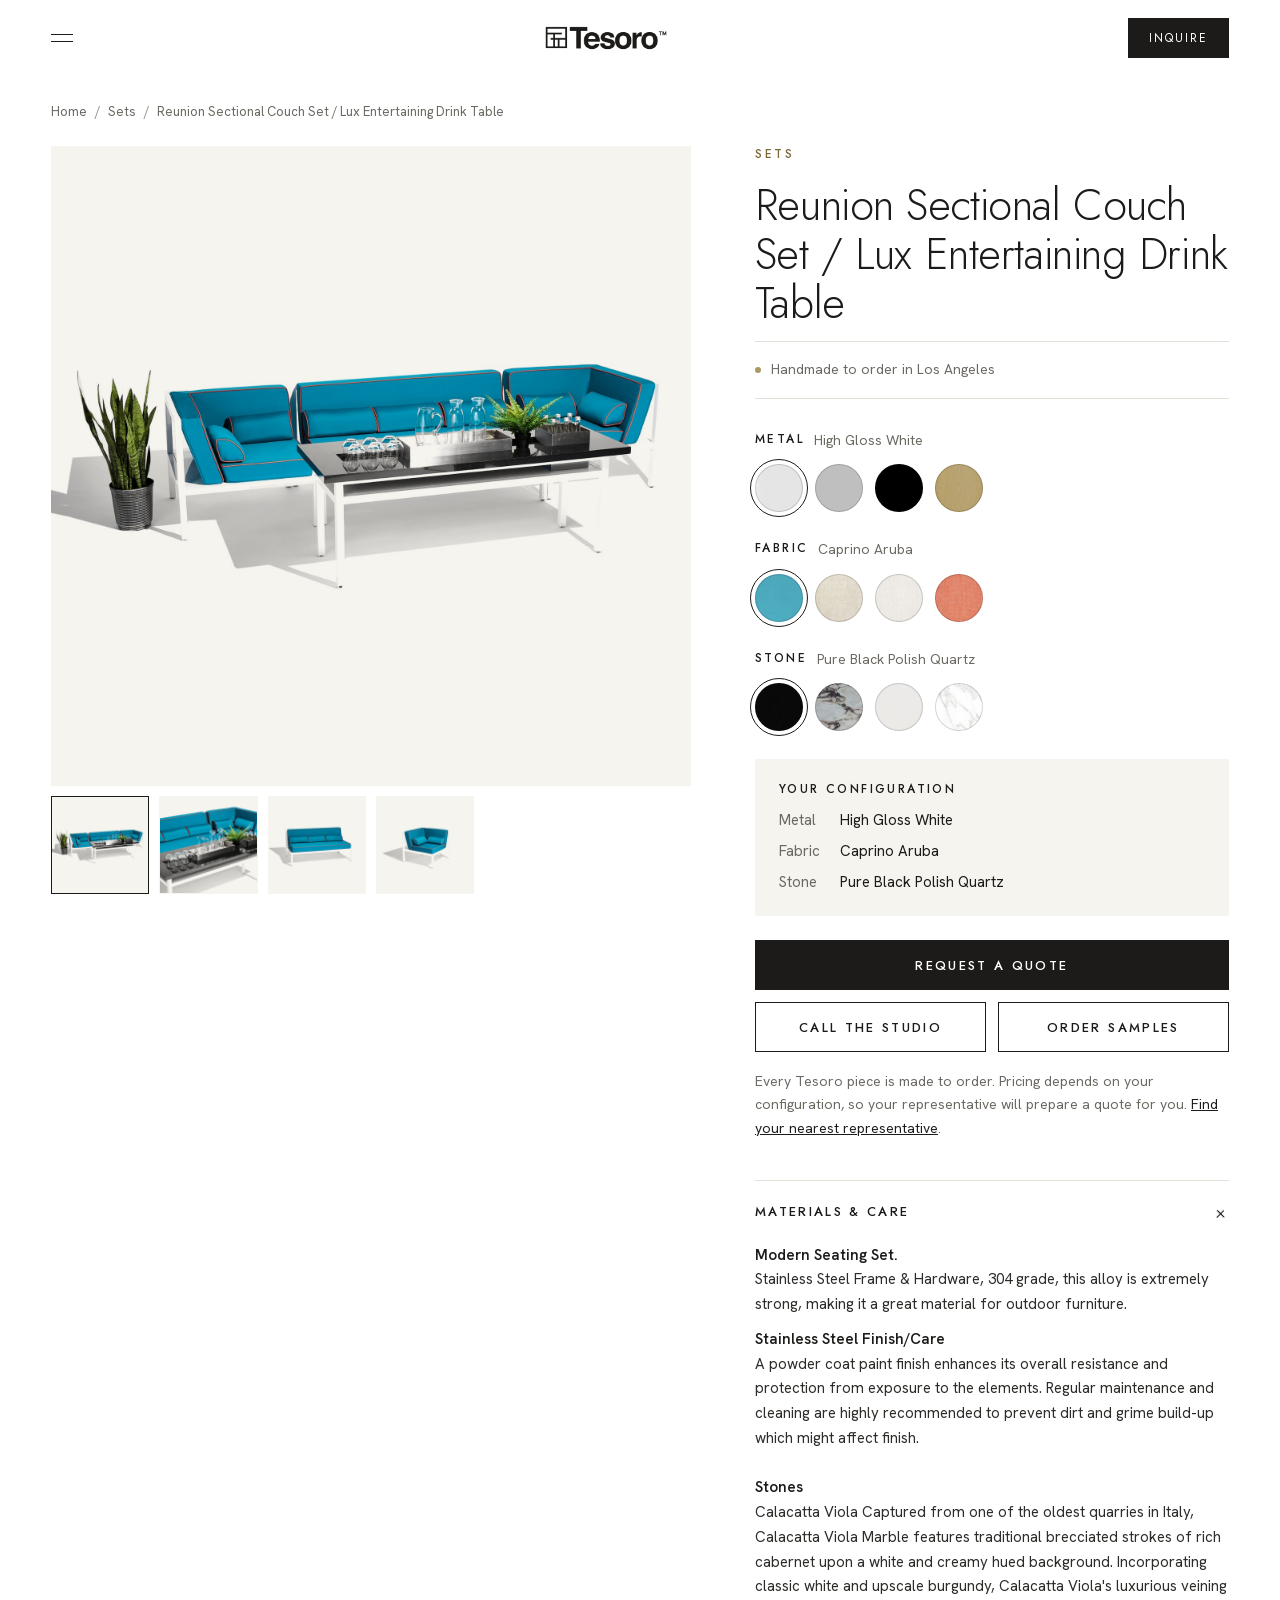
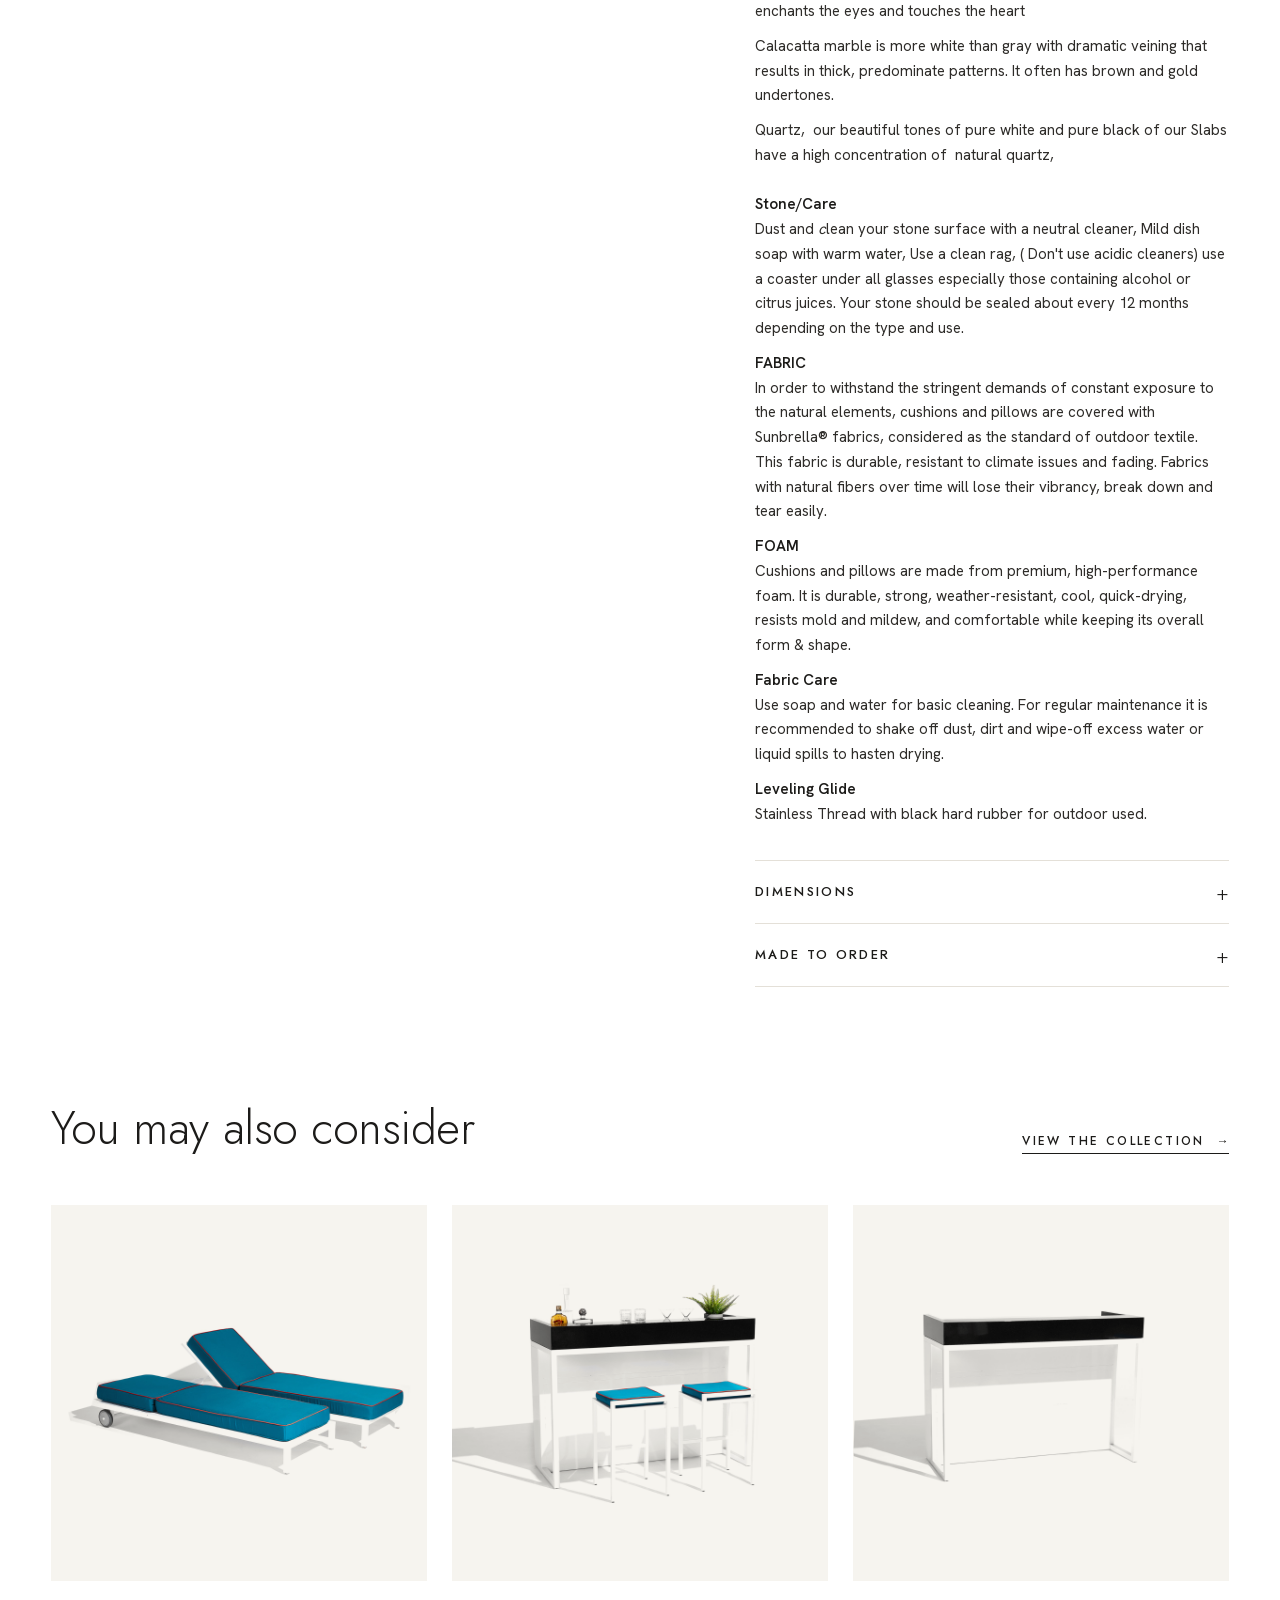
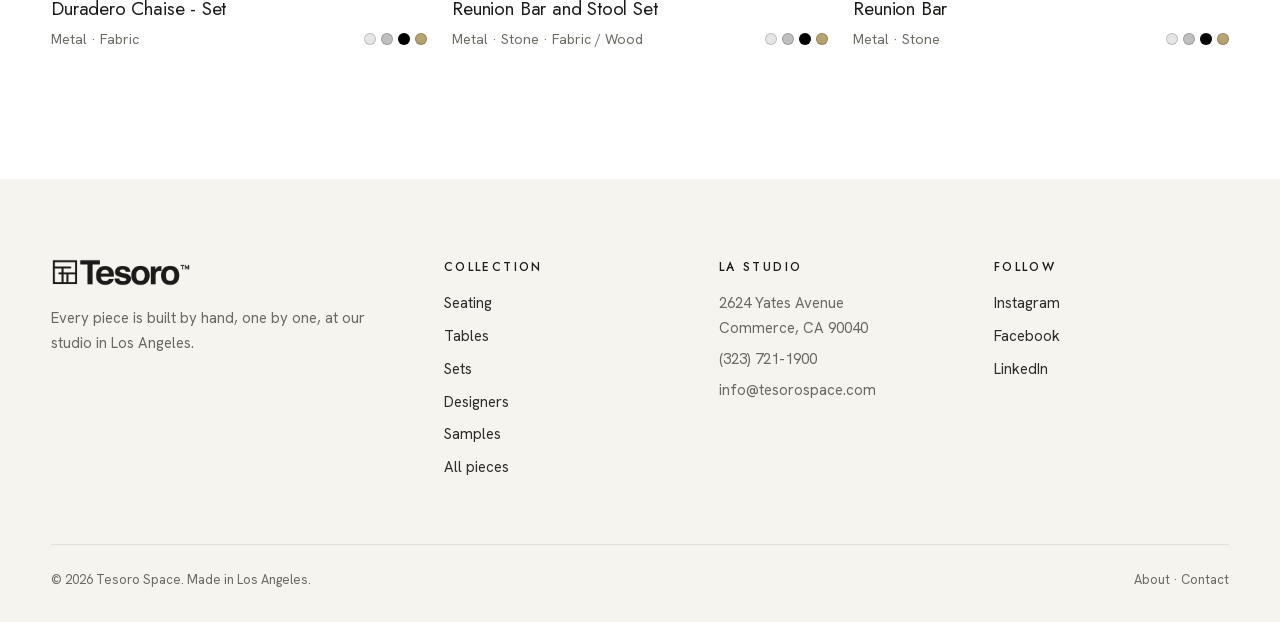
<file: product.html>
<!doctype html>
<html lang="en">
<head>
  <meta charset="utf-8">
  <meta name="viewport" content="width=device-width, initial-scale=1">
  <title>Tesoro | Luxury Outdoor Furniture</title>
  <link rel="preload" href="assets/fonts/jost-var.woff2" as="font" type="font/woff2" crossorigin>
  <link rel="preload" href="assets/fonts/hanken-grotesk-var.woff2" as="font" type="font/woff2" crossorigin>
  <link rel="stylesheet" href="css/styles.css">
</head>
<body>
  <div data-site-header></div>

  <main id="content" tabindex="-1">
    <div class="container">
      <nav class="breadcrumb" aria-label="Breadcrumb"><ol data-breadcrumb></ol></nav>

      <div class="pdp">
        <div class="gallery">
          <div class="gallery__main">
            <img data-main-image src="" alt="" width="1600" height="1600">
            <div class="finish-placeholder" data-placeholder hidden>
              <div class="finish-placeholder__swatch" data-placeholder-swatch></div>
              <strong data-placeholder-title></strong>
              <span>Finish image to come</span>
            </div>
          </div>
          <div class="gallery__thumbs" data-thumbs></div>
          <p class="gallery__note" data-gallery-note aria-live="polite"></p>
        </div>

        <div class="pdp__info">
          <p class="eyebrow" data-collection-label></p>
          <h1 data-title></h1>
          <p class="pdp__madein">Handmade to order in Los Angeles</p>

          <form data-options></form>

          <div class="summary" aria-live="polite">
            <h2>Your configuration</h2>
            <dl data-summary></dl>
          </div>

          <div class="pdp__ctas">
            <a class="btn btn--block" href="#inquire" data-open-quote>Request a quote</a>
            <div class="pdp__contact">
              <a class="btn btn--ghost" data-call href="#">Call the studio</a>
              <a class="btn btn--ghost" href="samples.html">Order samples</a>
            </div>
          </div>
          <p class="pdp__pricing-note">Every Tesoro piece is made to order. Pricing depends on your configuration, so your representative will prepare a quote for you. <a href="contact.html">Find your nearest representative</a>.</p>

          <div class="details" data-details></div>
        </div>
      </div>
    </div>

    <section class="section" style="padding-top:0" aria-labelledby="related-title">
      <div class="container">
        <div class="section-head">
          <h2 id="related-title">You may also consider</h2>
          <a class="link-arrow" data-related-link href="collection.html?c=all">View the collection</a>
        </div>
        <div class="product-grid" data-related></div>
      </div>
    </section>
  </main>

  <div data-site-footer></div>

  <script src="js/site.js"></script>
  <script src="js/product.js"></script>
</body>
</html>
</file>
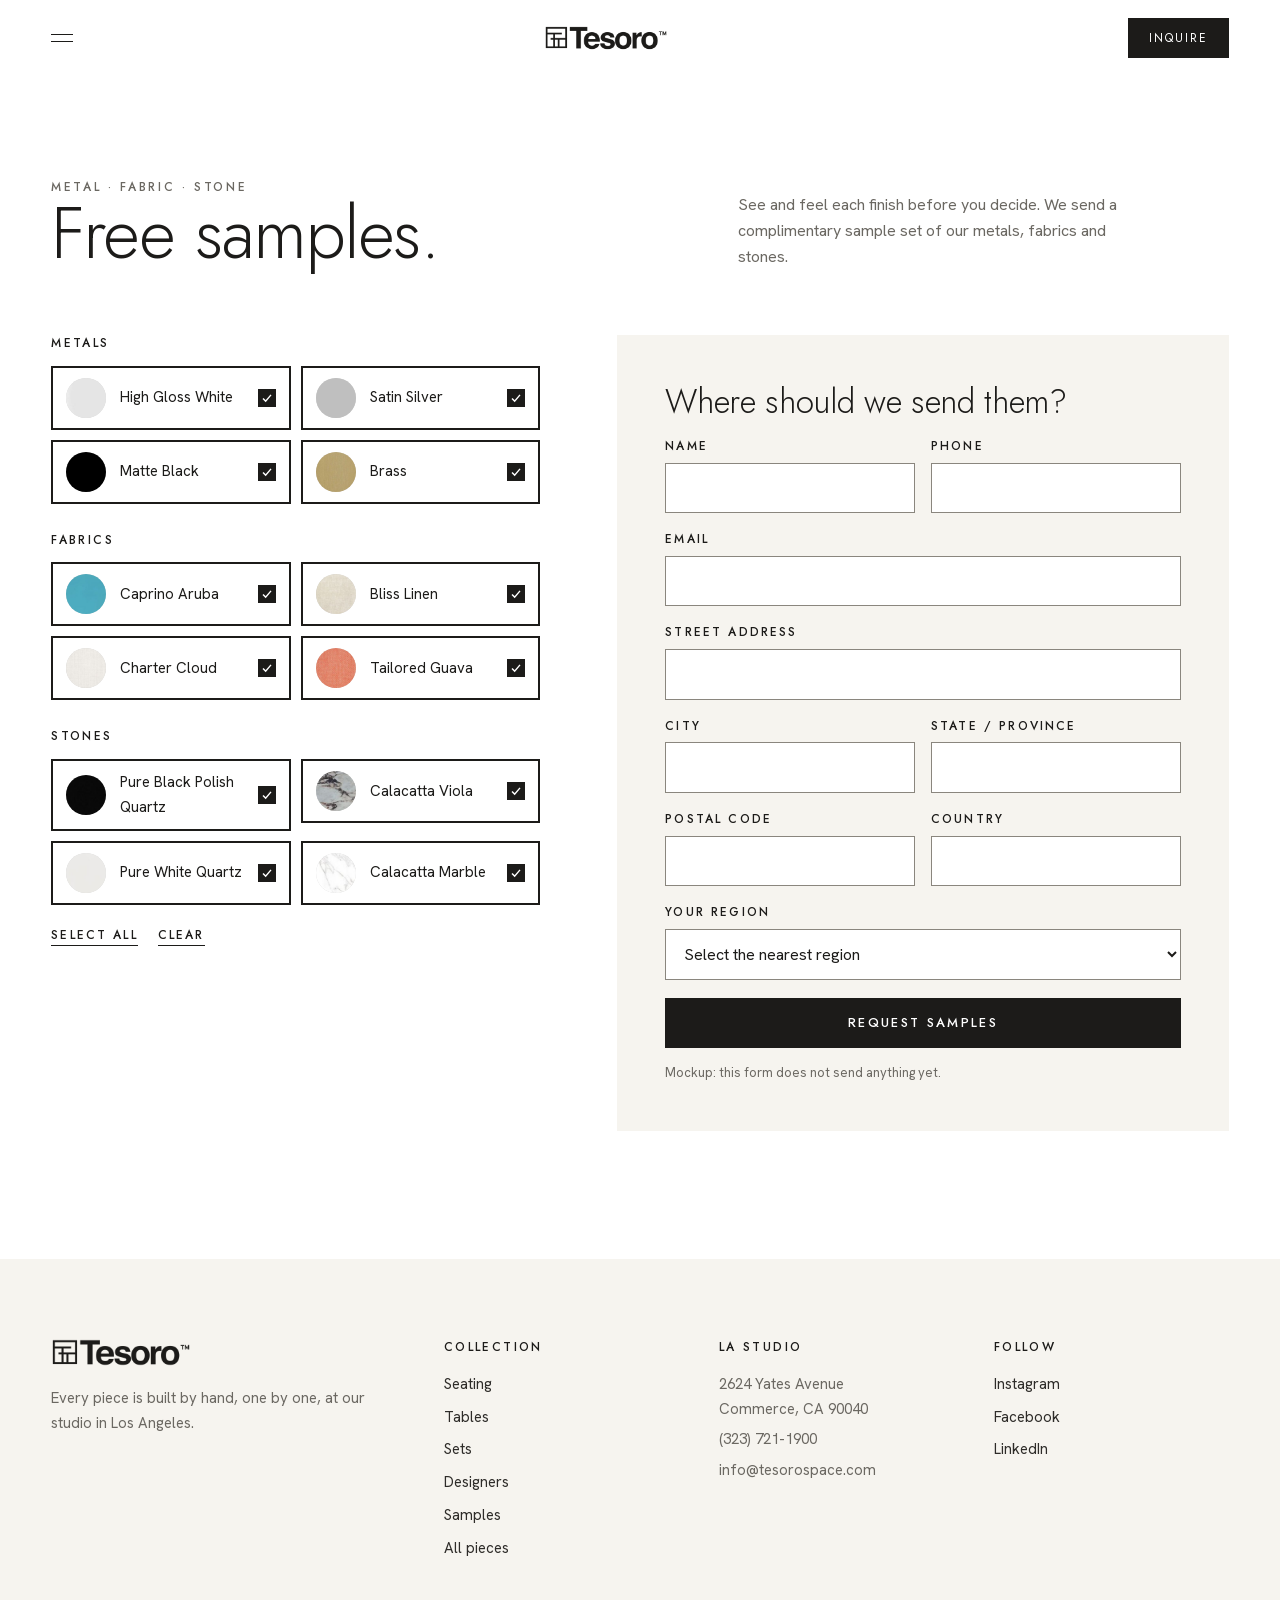
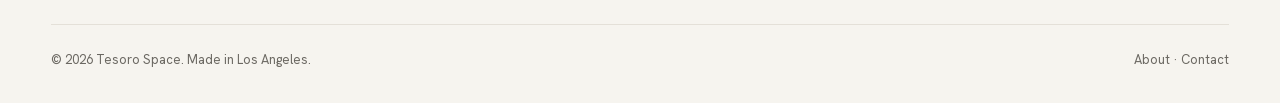
<file: samples.html>
<!doctype html>
<html lang="en">
<head>
  <meta charset="utf-8">
  <meta name="viewport" content="width=device-width, initial-scale=1">
  <title>Free Samples | Tesoro</title>
  <meta name="description" content="Request a complimentary sample set of Tesoro's metals, fabrics and stones.">
  <link rel="preload" href="assets/fonts/jost-var.woff2" as="font" type="font/woff2" crossorigin>
  <link rel="preload" href="assets/fonts/hanken-grotesk-var.woff2" as="font" type="font/woff2" crossorigin>
  <link rel="stylesheet" href="css/styles.css">
</head>
<body>
  <div data-site-header></div>

  <main id="content" tabindex="-1">
    <section class="page-head">
      <div class="container page-head__inner">
        <div>
          <p class="eyebrow">Metal · Fabric · Stone</p>
          <h1>Free samples.</h1>
        </div>
        <p>See and feel each finish before you decide. We send a complimentary sample set of our metals, fabrics and stones.</p>
      </div>
    </section>

    <section class="section" style="padding-top:0" aria-label="Sample request">
      <div class="container two-col">
        <div>
          <div data-picks></div>
          <div class="pick-actions">
            <button type="button" data-select-all>Select all</button>
            <button type="button" data-select-none>Clear</button>
          </div>
        </div>

        <div class="form-card">
          <div data-form-wrap>
            <h2>Where should we send them?</h2>
            <form data-form novalidate>
              <p class="field-error" data-error role="alert" hidden>Choose at least one sample.</p>
              <div class="field-row">
                <div class="field"><label for="s-name">Name</label><input id="s-name" name="name" autocomplete="name" required></div>
                <div class="field"><label for="s-phone">Phone</label><input id="s-phone" name="phone" type="tel" autocomplete="tel"></div>
              </div>
              <div class="field"><label for="s-email">Email</label><input id="s-email" name="email" type="email" autocomplete="email" required></div>
              <div class="field"><label for="s-street">Street address</label><input id="s-street" name="street" autocomplete="street-address" required></div>
              <div class="field-row">
                <div class="field"><label for="s-city">City</label><input id="s-city" name="city" autocomplete="address-level2" required></div>
                <div class="field"><label for="s-state">State / province</label><input id="s-state" name="state" autocomplete="address-level1" required></div>
              </div>
              <div class="field-row">
                <div class="field"><label for="s-zip">Postal code</label><input id="s-zip" name="zip" autocomplete="postal-code" required></div>
                <div class="field"><label for="s-country">Country</label><input id="s-country" name="country" autocomplete="country-name" required></div>
              </div>
              <div class="field">
                <label for="s-region">Your region</label>
                <select id="s-region" name="region" required>
                  <option value="">Select the nearest region</option>
                </select>
              </div>
              <div class="rep-card" data-rep-card hidden></div>
              <button class="btn btn--block" type="submit">Request samples</button>
              <p class="form-note">Mockup: this form does not send anything yet.</p>
            </form>
          </div>
          <div class="form-sent" data-sent tabindex="-1" hidden></div>
        </div>
      </div>
    </section>
  </main>

  <div data-site-footer></div>

  <script src="js/site.js"></script>
  <script src="js/samples.js"></script>
</body>
</html>
</file>
<file: css/styles.css>
/* Tesoro Space — mockup styles
   Quiet editorial: white ground, warm stone bands, one gold accent.
   Sans-serif only: Jost (display) + Hanken Grotesk (text). */

@font-face {
  font-family: "Jost";
  src: url("../assets/fonts/jost-var.woff2") format("woff2");
  font-weight: 300 500;
  font-display: swap;
}
@font-face {
  font-family: "Hanken Grotesk";
  src: url("../assets/fonts/hanken-grotesk-var.woff2") format("woff2");
  font-weight: 300 600;
  font-display: swap;
}

:root {
  --ink: #1C1B19;
  --text: #2E2C29;
  --muted: #6B6862;        /* 5.55:1 on white, 5.05:1 on stone */
  --paper: #FFFFFF;
  --stone: #F6F4EF;
  --line: #E4E0D8;
  --line-strong: #8A867E;  /* 3.3:1 on stone, controls */
  --gold: #AB9865;         /* logo gold: decorative, or text on --ink only (6.07:1) */
  --gold-ink: #7A6838;     /* gold for text on light grounds (5.43:1) */

  --display: "Jost", "Helvetica Neue", Arial, sans-serif;
  --body: "Hanken Grotesk", "Helvetica Neue", Arial, sans-serif;

  --gutter: clamp(16px, 4vw, 56px);
  --max: 1440px;
  --header-h: 76px;
  --ease: cubic-bezier(.2, .7, .2, 1);
}

*, *::before, *::after { box-sizing: border-box; }
html { -webkit-text-size-adjust: 100%; }
body {
  margin: 0;
  background: var(--paper);
  color: var(--text);
  font: 400 16px/1.65 var(--body);
  -webkit-font-smoothing: antialiased;
}
img { display: block; max-width: 100%; height: auto; }
a { color: inherit; }
[id] { scroll-margin-top: calc(var(--header-h) + 16px); }

h1, h2, h3, h4 {
  font-family: var(--display);
  font-weight: 300;
  color: var(--ink);
  letter-spacing: -0.01em;
  line-height: 1.12;
  margin: 0;
}
p { margin: 0 0 1em; }

.container { max-width: var(--max); margin: 0 auto; padding: 0 var(--gutter); }

.eyebrow {
  font: 500 12px/1.4 var(--display);
  letter-spacing: 0.22em;
  text-transform: uppercase;
  color: var(--gold-ink);
  margin: 0 0 18px;
}

/* ---------- skip link ---------- */
.skip-link {
  position: absolute; left: 16px; top: -100px; z-index: 100;
  background: var(--ink); color: var(--paper);
  padding: 12px 18px; text-decoration: none;
}
.skip-link:focus { top: 12px; }
main:focus { outline: none; }

/* ---------- buttons & links ---------- */
.btn {
  display: inline-flex; align-items: center; justify-content: center; gap: 10px;
  min-height: 50px; padding: 0 30px;
  font: 500 13px/1 var(--display);
  letter-spacing: 0.18em; text-transform: uppercase;
  text-decoration: none; cursor: pointer;
  border: 1px solid var(--ink);
  background: var(--ink); color: var(--paper);
  transition: background .3s var(--ease), color .3s var(--ease), border-color .3s var(--ease);
}
.btn:hover, .btn:focus-visible { background: #000; border-color: #000; color: var(--paper); }
.btn--ghost { background: transparent; color: var(--ink); }
.btn--ghost:hover, .btn--ghost:focus-visible { background: var(--ink); color: var(--paper); }
.btn--block { width: 100%; }

.link-arrow {
  display: inline-flex; align-items: center; gap: 12px;
  font: 500 12px/1 var(--display);
  letter-spacing: 0.2em; text-transform: uppercase;
  text-decoration: none; color: var(--ink);
  padding: 6px 0; border-bottom: 1px solid var(--ink);
}
.link-arrow::after { content: "→"; letter-spacing: 0; transition: transform .3s var(--ease); }
.link-arrow:hover::after, .link-arrow:focus-visible::after { transform: translateX(4px); }

:focus-visible { outline: 2px solid var(--ink); outline-offset: 3px; }

/* ---------- header ---------- */
.site-header {
  position: sticky; top: 0; z-index: 50;
  background: rgba(255,255,255,.96);
  backdrop-filter: saturate(1.2) blur(10px);
  border-bottom: 1px solid transparent;
  transition: border-color .3s var(--ease);
}
.site-header.is-scrolled { border-bottom-color: var(--line); }
.site-header__inner {
  display: grid; grid-template-columns: minmax(0, 1fr) auto minmax(0, 1fr); align-items: center;
  height: var(--header-h);
}
.site-header__logo { justify-self: center; display: block; }
.site-header__logo img { width: 150px; }
.nav { display: flex; gap: clamp(16px, 1.6vw, 28px); }
.nav a, .header-actions a {
  font: 400 13px/1 var(--display);
  letter-spacing: 0.16em; text-transform: uppercase;
  text-decoration: none; color: var(--ink);
  padding: 8px 0; position: relative;
}
.nav a { letter-spacing: 0.14em; }
.nav a::after {
  content: ""; position: absolute; left: 0; right: 0; bottom: 2px; height: 1px;
  background: currentColor; transform: scaleX(0); transform-origin: left;
  transition: transform .35s var(--ease);
}
.nav a:hover::after, .nav a:focus-visible::after, .nav a[aria-current="page"]::after { transform: scaleX(1); }
.header-actions { justify-self: end; display: flex; align-items: center; gap: 28px; }
.header-actions .btn { min-height: 40px; padding: 0 20px; font-size: 12px; color: var(--paper); }
.header-actions .btn:hover, .header-actions .btn:focus-visible { color: var(--paper); }

.menu-toggle {
  display: none; background: none; border: 0; padding: 10px; margin-left: -10px;
  cursor: pointer; color: var(--ink);
}
.menu-toggle:hover, .menu-toggle:focus, .menu-toggle:focus-visible { background: none; color: var(--ink); }
.menu-toggle span { display: block; width: 22px; height: 1px; background: currentColor; margin: 6px 0; }

.mobile-nav {
  display: none; border-top: 1px solid var(--line);
  padding: 8px var(--gutter) 28px;
}
.mobile-nav.is-open { display: block; }
.mobile-nav a {
  display: block; padding: 16px 0; border-bottom: 1px solid var(--line);
  font: 300 22px/1.2 var(--display); text-decoration: none; color: var(--ink);
}

@media (max-width: 1400px) {
  .nav, .header-actions .hide-sm { display: none; }
  .menu-toggle { display: block; }
  .site-header__inner { grid-template-columns: auto 1fr auto; }
  .site-header__logo img { width: 124px; }
}

/* ---------- home: hero ----------
   Fills the first screen under the sticky header: copy on top, a band of product photos taking
   whatever height is left. Type and spacing scale with viewport height as well as width, so the
   photos stay in view on a 1080p monitor, a laptop or a phone. */
.hero {
  display: flex; flex-direction: column;
  min-height: calc(100vh - var(--header-h) - 1px);   /* 1px = header border */
  min-height: calc(100svh - var(--header-h) - 1px);
  padding: clamp(20px, 4.5vh, 64px) 0 clamp(16px, 3vh, 32px);
}
.hero__copy { display: grid; grid-template-columns: 1.3fr 1fr; gap: 48px; align-items: end; }
.hero h1 { font-size: clamp(36px, min(6.4vw, 9vh), 92px); font-weight: 300; line-height: 1.02; letter-spacing: -0.025em; }
.hero__aside p { color: var(--muted); max-width: 40ch; }
.hero__ctas { display: flex; flex-wrap: wrap; gap: 14px; margin-top: clamp(14px, 2.4vh, 28px); }
@media (max-height: 760px) { .hero__aside p { display: none; } }   /* short screens: keep the headline, CTAs and photos in view */
@media (max-width: 860px) {
  .hero__copy { grid-template-columns: 1fr; gap: clamp(12px, 2vh, 24px); }
  .hero__aside p { margin-bottom: 0; }
}
@media (max-width: 520px) { .hero__ctas .btn { width: 100%; } }

.hero__band { position: relative; flex: 1 1 auto; min-height: clamp(180px, 30vh, 460px); margin-top: clamp(16px, 3.5vh, 44px); }
.hero__viewport {
  position: absolute; inset: 0; overflow: hidden;
  -webkit-mask-image: linear-gradient(90deg, transparent, #000 6%, #000 94%, transparent);
  mask-image: linear-gradient(90deg, transparent, #000 6%, #000 94%, transparent);
}
.hero__track { position: absolute; inset: 0; display: flex; width: max-content; animation: hero-pan var(--pan-duration, 180s) linear infinite; will-change: transform; }
@keyframes hero-pan { to { transform: translateX(-50%); } }
.hero__slide { position: relative; flex: none; display: block; height: 100%; aspect-ratio: 4 / 3; }
.hero__label {
  position: absolute; left: 16px; bottom: 14px; max-width: calc(100% - 32px);
  padding: 9px 14px; background: rgba(255,255,255,.96); border: 1px solid var(--line-strong);
  font: 500 11px/1.3 var(--display); letter-spacing: .16em; text-transform: uppercase; color: var(--ink);
  opacity: 0; transform: translateY(6px); transition: opacity .3s var(--ease), transform .3s var(--ease); pointer-events: none;
}
.hero__slide:hover .hero__label, .hero__slide:focus-visible .hero__label { opacity: 1; transform: none; }
.hero__slide img { width: 100%; height: 100%; object-fit: cover; mix-blend-mode: multiply; }
.hero__slide:focus-visible { outline: 2px solid var(--ink); outline-offset: -6px; }
.hero__band:hover .hero__track, .hero__band:focus-within .hero__track, .motion-paused .hero__track { animation-play-state: paused; }
.hero__pause {
  position: absolute; right: var(--gutter); bottom: 0; z-index: 2;
  min-height: 36px; padding: 0 14px; cursor: pointer;
  font: 500 11px/1 var(--display); letter-spacing: .18em; text-transform: uppercase; color: var(--ink);
  background: rgba(255,255,255,.94); border: 1px solid var(--line-strong);
}
.hero__pause:hover, .hero__pause:focus, .hero__pause:focus-visible { background: var(--ink); color: var(--paper); border-color: var(--ink); }
.hero__pause[hidden] { display: none; }
@media (prefers-reduced-motion: reduce) {
  .hero__viewport { overflow-x: auto; -webkit-mask-image: none; mask-image: none; }
  .hero__track { position: static; height: 100%; width: max-content; }
  .hero__slide[aria-hidden="true"] { display: none; }
}

/* ---------- statement ---------- */
.statement { background: var(--stone); padding: clamp(72px, 11vw, 160px) 0; }
.statement__inner { display: grid; grid-template-columns: 1fr 2.4fr; gap: 48px; }
.statement p.lede {
  font: 300 clamp(24px, 2.8vw, 40px)/1.32 var(--display);
  color: var(--ink); letter-spacing: -0.01em; margin: 0 0 32px;
}
@media (max-width: 860px) { .statement__inner { grid-template-columns: 1fr; gap: 0; } }

/* ---------- section heads ---------- */
.section { padding: clamp(72px, 10vw, 140px) 0; }
.section-head {
  display: flex; flex-wrap: wrap; justify-content: space-between; align-items: end; gap: 16px 24px;
  margin-bottom: clamp(32px, 4vw, 56px);
}
.section-head h2 { font-size: clamp(30px, 3.6vw, 52px); }

/* ---------- collections ---------- */
.collections { display: grid; grid-template-columns: repeat(3, 1fr); gap: clamp(12px, 2vw, 28px); }
.collection-card { text-decoration: none; color: var(--ink); display: block; }
.collection-card__media { background: var(--stone); overflow: hidden; aspect-ratio: 4 / 5; }
.collection-card__media img {
  width: 100%; height: 100%; object-fit: contain; mix-blend-mode: multiply;
  padding: 10%; transition: transform .8s var(--ease);
}
.collection-card:hover img, .collection-card:focus-visible img { transform: scale(1.04); }
.collection-card__label {
  display: flex; justify-content: space-between; align-items: baseline;
  padding: 18px 2px 0; font: 300 24px/1.2 var(--display);
}
.collection-card__label small { font: 400 13px/1 var(--body); color: var(--muted); }
@media (max-width: 760px) { .collections { grid-template-columns: 1fr; } .collection-card__media { aspect-ratio: 4 / 3; } }

/* ---------- product grid / cards ---------- */
.product-grid { display: grid; grid-template-columns: repeat(3, 1fr); gap: clamp(28px, 3vw, 44px) clamp(12px, 2vw, 28px); }
@media (max-width: 960px) { .product-grid { grid-template-columns: repeat(2, 1fr); } }
@media (max-width: 520px) { .product-grid { grid-template-columns: 1fr; } }
.product-card { text-decoration: none; color: var(--ink); display: block; }
.product-card__media { background: var(--stone); aspect-ratio: 1; overflow: hidden; position: relative; }
.product-card__media img {
  position: absolute; inset: 0; width: 100%; height: 100%; object-fit: contain;
  mix-blend-mode: multiply; transition: opacity .6s var(--ease), transform .8s var(--ease);
}
.product-card__media img + img { opacity: 0; }
.product-card:hover .product-card__media img + img,
.product-card:focus-visible .product-card__media img + img { opacity: 1; }
.product-card:hover .product-card__media img:first-child { opacity: 0; }
.product-card__body { padding-top: 16px; }
.product-card__title { font: 400 19px/1.3 var(--display); margin: 0 0 6px; }
.product-card__meta { display: flex; justify-content: space-between; align-items: center; gap: 12px; color: var(--muted); font-size: 14px; }
.dots { display: flex; gap: 5px; }
.dots span { width: 12px; height: 12px; border-radius: 50%; background-size: cover; box-shadow: inset 0 0 0 1px rgba(0,0,0,.18); }

/* ---------- materials ---------- */
.materials { background: var(--ink); color: #D9D5CC; }
.materials h2, .materials h3 { color: #fff; }
.materials .eyebrow { color: var(--gold); }
.materials__grid { display: grid; grid-template-columns: repeat(4, 1fr); gap: 32px; margin-top: 8px; }
.materials__grid h3 { font: 400 13px/1 var(--display); letter-spacing: .2em; text-transform: uppercase; margin-bottom: 20px; color: var(--gold); }
.materials__grid ul { list-style: none; padding: 0; margin: 0; display: grid; gap: 14px; }
.materials__grid li { display: flex; align-items: center; gap: 14px; font-size: 15px; }
.materials__grid li img { width: 40px; height: 40px; border-radius: 50%; object-fit: cover; box-shadow: 0 0 0 1px rgba(255,255,255,.25); }
.materials .link-arrow { color: #fff; border-color: #fff; }
.materials__foot { margin-top: 56px; display: flex; flex-wrap: wrap; justify-content: space-between; align-items: center; gap: 24px; border-top: 1px solid rgba(255,255,255,.16); padding-top: 32px; }
.materials__foot p { margin: 0; max-width: 56ch; }
@media (max-width: 860px) { .materials__grid { grid-template-columns: repeat(2, 1fr); gap: 40px 24px; } }

/* ---------- feature (wide image) ---------- */
.feature img { width: 100%; aspect-ratio: 16 / 7; object-fit: cover; object-position: 50% 55%; }
.feature__caption { display: flex; justify-content: space-between; align-items: center; gap: 24px; flex-wrap: wrap; padding-top: 20px; border-top: 1px solid var(--line); margin-top: 8px; }
.feature__caption h3 { font-size: 24px; }
@media (max-width: 760px) { .feature img { aspect-ratio: 4 / 3; } }

/* ---------- reps ---------- */
.reps { display: grid; grid-template-columns: repeat(4, 1fr); border-top: 1px solid var(--line); }
.rep { padding: 28px 24px 28px 0; border-right: 1px solid var(--line); }
.rep + .rep { padding-left: 24px; }
.rep:last-child { border-right: 0; }
.rep h3 { font: 300 24px/1.2 var(--display); margin-bottom: 14px; }
.rep p { margin: 0 0 4px; font-size: 15px; }
.rep a { text-decoration: none; border-bottom: 1px solid var(--line-strong); }
.rep a:hover, .rep a:focus-visible { border-bottom-color: var(--ink); }
.rep .rep__name { color: var(--muted); margin-bottom: 10px; }
@media (max-width: 960px) {
  .reps { grid-template-columns: repeat(2, 1fr); }
  .rep, .rep + .rep { padding: 28px 20px 28px 0; border-right: 0; border-bottom: 1px solid var(--line); }
  .rep:nth-child(even) { padding-left: 20px; border-left: 1px solid var(--line); }
}
@media (max-width: 520px) {
  .reps { grid-template-columns: 1fr; }
  .rep:nth-child(even) { padding-left: 0; border-left: 0; }
}

/* ---------- footer ---------- */
.site-footer { background: var(--stone); padding: 80px 0 32px; font-size: 15px; }
.site-footer__grid { display: grid; grid-template-columns: 1.5fr 1fr 1fr 1fr; gap: 40px; }
.site-footer img { width: 140px; margin-bottom: 20px; }
.site-footer h2 { font: 500 12px/1.4 var(--display); letter-spacing: .2em; text-transform: uppercase; color: var(--ink); margin-bottom: 16px; }
.site-footer ul { list-style: none; margin: 0; padding: 0; display: grid; gap: 8px; }
.site-footer a { text-decoration: none; }
.site-footer a:hover, .site-footer a:focus-visible { text-decoration: underline; text-underline-offset: 3px; }
.site-footer p { color: var(--muted); margin: 0 0 6px; }
.site-footer__base { margin-top: 64px; padding-top: 24px; border-top: 1px solid var(--line); display: flex; justify-content: space-between; gap: 16px; flex-wrap: wrap; color: var(--muted); font-size: 13px; }
@media (max-width: 860px) { .site-footer__grid { grid-template-columns: 1fr 1fr; } }
@media (max-width: 520px) { .site-footer__grid { grid-template-columns: 1fr; } }

/* ---------- product page ---------- */
.breadcrumb { padding: 24px 0 0; font-size: 13px; color: var(--muted); }
.breadcrumb ol { list-style: none; display: flex; flex-wrap: wrap; gap: 8px; margin: 0; padding: 0; }
.breadcrumb li + li::before { content: "/"; margin-right: 8px; color: var(--line-strong); }
.breadcrumb a { text-decoration: none; }
.breadcrumb a:hover, .breadcrumb a:focus-visible { text-decoration: underline; }

.pdp { display: grid; grid-template-columns: minmax(0, 1.35fr) minmax(0, 1fr); gap: clamp(32px, 5vw, 88px); padding: 24px 0 clamp(72px, 9vw, 120px); align-items: start; }
@media (max-width: 960px) { .pdp { grid-template-columns: 1fr; } }

.gallery { position: sticky; top: calc(var(--header-h) + 16px); }
@media (max-width: 960px) { .gallery { position: static; } }
.gallery__main { position: relative; background: var(--stone); aspect-ratio: 1; overflow: hidden; }
.gallery__main img { width: 100%; height: 100%; object-fit: contain; mix-blend-mode: multiply; transition: opacity .35s var(--ease); }
.gallery__main img.is-loading { opacity: 0; }
.gallery__thumbs { display: grid; grid-template-columns: repeat(6, 1fr); gap: 10px; margin-top: 10px; }
.gallery__thumbs[hidden] { display: none; }
.gallery__thumbs button {
  padding: 0; border: 1px solid transparent; background: var(--stone); cursor: pointer; aspect-ratio: 1;
}
.gallery__thumbs button:hover, .gallery__thumbs button:focus { background: var(--stone); border-color: var(--line); }
.gallery__thumbs button[aria-current="true"] { border-color: var(--ink); }
.gallery__thumbs img { width: 100%; height: 100%; object-fit: contain; mix-blend-mode: multiply; }
.gallery__note { margin-top: 12px; font-size: 13px; color: var(--muted); }

/* Finish placeholder (stands in until the finish image is supplied) */
.finish-placeholder {
  position: absolute; inset: 0; display: grid; place-content: center; justify-items: center; gap: 18px;
  text-align: center; padding: 24px;
  background: repeating-linear-gradient(135deg, var(--stone) 0 14px, #F1EEE7 14px 28px);
}
.finish-placeholder[hidden] { display: none; }
.finish-placeholder__swatch { width: 120px; height: 120px; border-radius: 50%; background-size: cover; box-shadow: 0 0 0 1px rgba(0,0,0,.12), 0 18px 40px -18px rgba(0,0,0,.35); }
.finish-placeholder strong { font: 400 22px/1.2 var(--display); color: var(--ink); }
.finish-placeholder span { font-size: 13px; color: var(--muted); letter-spacing: .04em; }

.pdp__info h1 { font-size: clamp(32px, 3.4vw, 48px); margin-bottom: 14px; }
.pdp__type { color: var(--muted); margin-bottom: 28px; }
.pdp__madein { display: flex; gap: 10px; align-items: center; font-size: 14px; color: var(--muted); padding: 16px 0; border-top: 1px solid var(--line); border-bottom: 1px solid var(--line); margin-bottom: 32px; }
.pdp__madein::before { content: ""; width: 6px; height: 6px; border-radius: 50%; background: var(--gold); }

.option { border: 0; padding: 0; margin: 0 0 28px; }
.option legend { display: flex; gap: 10px; width: 100%; padding: 0; margin-bottom: 14px; font: 500 12px/1.4 var(--display); letter-spacing: .2em; text-transform: uppercase; color: var(--ink); }
.option legend output { font: 400 14px/1.4 var(--body); letter-spacing: 0; text-transform: none; color: var(--muted); }
.swatches { display: flex; flex-wrap: wrap; gap: 12px; }
.swatch { position: relative; }
.swatch input { position: absolute; opacity: 0; width: 1px; height: 1px; }
.swatch label {
  display: block; width: 48px; height: 48px; border-radius: 50%; cursor: pointer;
  background-size: cover; background-position: center;
  box-shadow: inset 0 0 0 1px rgba(0,0,0,.16);
  outline: 1px solid transparent; outline-offset: 4px;
  transition: outline-color .2s var(--ease);
}
.swatch label:hover { outline-color: var(--line-strong); }
.swatch input:checked + label { outline-color: var(--ink); }
.swatch input:focus-visible + label { outline: 2px solid var(--ink); outline-offset: 4px; }

.summary { background: var(--stone); padding: 22px 24px; margin: 8px 0 24px; }
.summary h2 { font: 500 12px/1.4 var(--display); letter-spacing: .2em; text-transform: uppercase; margin-bottom: 10px; }
.summary dl { margin: 0; display: grid; grid-template-columns: auto 1fr; gap: 6px 20px; font-size: 15px; }
.summary dt { color: var(--muted); }
.summary dd { margin: 0; color: var(--ink); }

.pdp__ctas { display: grid; gap: 12px; }
.pdp__contact { display: grid; grid-template-columns: 1fr 1fr; gap: 12px; }
.pdp__pricing-note { margin-top: 18px; font-size: 14px; color: var(--muted); }
.pdp__pricing-note a { color: var(--ink); }

.details { margin-top: 40px; border-top: 1px solid var(--line); }
.details details { border-bottom: 1px solid var(--line); }
.details summary {
  list-style: none; cursor: pointer; padding: 20px 0; display: flex; justify-content: space-between; align-items: center;
  font: 500 13px/1.4 var(--display); letter-spacing: .18em; text-transform: uppercase; color: var(--ink);
}
.details summary::-webkit-details-marker { display: none; }
.details summary::after { content: "+"; font: 300 22px/1 var(--display); letter-spacing: 0; transition: transform .3s var(--ease); }
.details details[open] summary::after { transform: rotate(45deg); }
.details__body { padding: 0 0 24px; font-size: 15px; color: var(--text); }
.details__body p, .details__body li { margin: 0 0 10px; }
.details__body strong, .details__body b { color: var(--ink); font-weight: 600; }
.details__body h3, .details__body h4 { font: 500 15px/1.4 var(--body); margin: 18px 0 6px; }
.details__body ul { padding-left: 18px; margin: 0 0 10px; }
.details__body .todo { color: var(--muted); font-style: italic; }

/* ---------- quote dialog ---------- */
.quote { border: 0; padding: 0; width: min(640px, 100vw); max-height: 100dvh; margin: auto 0 auto auto; height: 100dvh; background: var(--paper); color: var(--text); }
.quote::backdrop { background: rgba(28,27,25,.45); }
.quote[open] { animation: slide-in .45s var(--ease); }
@keyframes slide-in { from { transform: translateX(40px); opacity: 0; } }
.quote__inner { padding: clamp(28px, 4vw, 48px); }
.quote__head { display: flex; justify-content: space-between; align-items: start; gap: 24px; margin-bottom: 24px; }
.quote__head h2 { font-size: 34px; }
.quote__close { background: none; border: 0; padding: 6px; cursor: pointer; font: 300 30px/1 var(--display); color: var(--ink); }
.quote__close:hover, .quote__close:focus { background: none; color: var(--ink); }
.field { display: grid; gap: 8px; margin-bottom: 18px; }
.field label { font: 500 12px/1.4 var(--display); letter-spacing: .18em; text-transform: uppercase; color: var(--ink); }
.field input, .field select, .field textarea {
  font: 400 16px/1.4 var(--body); color: var(--ink);
  border: 1px solid var(--line-strong); border-radius: 0; background: var(--paper);
  padding: 13px 14px; width: 100%;
}
.field textarea { min-height: 120px; resize: vertical; }
.field input:focus-visible, .field select:focus-visible, .field textarea:focus-visible { outline: 2px solid var(--ink); outline-offset: 0; border-color: var(--ink); }
.field-row { display: grid; grid-template-columns: 1fr 1fr; gap: 16px; }
@media (max-width: 520px) { .field-row { grid-template-columns: 1fr; gap: 0; } }
.rep-card { border: 1px solid var(--line); padding: 16px 18px; margin: -4px 0 22px; font-size: 15px; }
.rep-card p { margin: 0 0 2px; }
.rep-card a { text-decoration: none; border-bottom: 1px solid var(--line-strong); }
.quote__sent { text-align: left; }
.quote__sent h3 { font-size: 30px; margin-bottom: 14px; }

/* ---------- inner pages: heading ---------- */
.page-head { padding: clamp(48px, 8vw, 104px) 0 clamp(32px, 5vw, 64px); }
.page-head__inner { display: grid; grid-template-columns: 1.3fr 1fr; gap: 48px; align-items: end; }
.page-head h1 { font-size: clamp(40px, 5.6vw, 80px); line-height: 1.04; letter-spacing: -0.02em; }
.page-head p { color: var(--muted); max-width: 46ch; margin: 0; }
@media (max-width: 860px) { .page-head__inner { grid-template-columns: 1fr; gap: 20px; } }

/* ---------- collection: filter tabs ---------- */
.filters { border-top: 1px solid var(--line); border-bottom: 1px solid var(--line); margin-bottom: clamp(28px, 4vw, 48px); }
.filters__inner { display: flex; flex-wrap: wrap; align-items: center; gap: 4px 32px; }
.filters a {
  font: 400 13px/1 var(--display); letter-spacing: .16em; text-transform: uppercase;
  text-decoration: none; color: var(--muted); padding: 20px 0; position: relative;
}
.filters a::after { content: ""; position: absolute; left: 0; right: 0; bottom: -1px; height: 1px; background: var(--ink); transform: scaleX(0); transform-origin: left; transition: transform .35s var(--ease); }
.filters a:hover, .filters a:focus-visible, .filters a[aria-current="page"] { color: var(--ink); }
.filters a:hover::after, .filters a:focus-visible::after, .filters a[aria-current="page"]::after { transform: scaleX(1); }
.filters__count { margin-left: auto; font-size: 14px; color: var(--muted); }
.cta-band { background: var(--stone); padding: clamp(56px, 8vw, 104px) 0; }
.cta-band__inner { display: flex; flex-wrap: wrap; justify-content: space-between; align-items: center; gap: 28px; }
.cta-band h2 { font-size: clamp(28px, 3.2vw, 44px); max-width: 22ch; }
.cta-band__actions { display: flex; flex-wrap: wrap; gap: 14px; }
@media (max-width: 520px) { .cta-band__actions .btn { width: 100%; } }

/* ---------- about ---------- */
.prose { max-width: 62ch; font-size: 18px; line-height: 1.7; }
.prose p { margin: 0 0 1.2em; }
.split { display: grid; grid-template-columns: 1fr 2.4fr; gap: 48px; }
@media (max-width: 860px) { .split { grid-template-columns: 1fr; gap: 0; } }
.facts { display: grid; grid-template-columns: repeat(3, 1fr); border-top: 1px solid var(--line); margin-top: clamp(40px, 6vw, 72px); }
.fact { padding: 28px 24px 0 0; }
.fact + .fact { padding-left: 24px; border-left: 1px solid var(--line); }
.fact h3 { font: 500 12px/1.4 var(--display); letter-spacing: .2em; text-transform: uppercase; color: var(--gold-ink); margin-bottom: 12px; }
.fact p { margin: 0; font-size: 15px; }
@media (max-width: 760px) {
  .facts { grid-template-columns: 1fr; }
  .fact, .fact + .fact { padding: 24px 0; border-left: 0; border-bottom: 1px solid var(--line); }
}

/* ---------- contact + samples forms ---------- */
.two-col { display: grid; grid-template-columns: minmax(0, 1fr) minmax(0, 1.25fr); gap: clamp(40px, 6vw, 112px); align-items: start; }
@media (max-width: 960px) { .two-col { grid-template-columns: 1fr; } }
.studio h2, .form-card h2 { font-size: clamp(26px, 2.6vw, 36px); margin-bottom: 18px; }
.studio address { font-style: normal; margin-bottom: 18px; }
.studio p { margin: 0 0 6px; }
.studio a { text-decoration: none; border-bottom: 1px solid var(--line-strong); }
.studio a:hover, .studio a:focus-visible { border-bottom-color: var(--ink); }
.studio .link-arrow { border-bottom-color: var(--ink); margin-top: 14px; }
.form-card { background: var(--stone); padding: clamp(24px, 4vw, 48px); }
.form-card .field input, .form-card .field select, .form-card .field textarea { background: var(--paper); }
.form-sent { outline: none; }
.form-sent h2 { font-size: clamp(28px, 3vw, 40px); margin-bottom: 14px; }
.form-note { font-size: 13px; color: var(--muted); margin: 14px 0 0; }
.reps--wide { margin-top: 0; }
.general { margin-top: 28px; padding-top: 24px; border-top: 1px solid var(--line); display: flex; flex-wrap: wrap; gap: 8px 32px; font-size: 15px; }
.general strong { font: 500 12px/1.6 var(--display); letter-spacing: .2em; text-transform: uppercase; color: var(--ink); }
.general a { text-decoration: none; border-bottom: 1px solid var(--line-strong); }

/* samples picker */
.pick-group { border: 0; padding: 0; margin: 0 0 28px; min-width: 0; }
.pick-group legend { padding: 0; margin-bottom: 14px; font: 500 12px/1.4 var(--display); letter-spacing: .2em; text-transform: uppercase; color: var(--ink); }
.picks { display: grid; grid-template-columns: repeat(2, 1fr); gap: 10px; }
@media (max-width: 520px) { .picks { grid-template-columns: 1fr; } }
.pick { position: relative; }
.pick input { position: absolute; opacity: 0; width: 1px; height: 1px; }
.pick label {
  display: flex; align-items: center; gap: 14px; cursor: pointer; min-height: 64px;
  padding: 10px 14px; background: var(--paper); border: 1px solid var(--line-strong); font-size: 15px; color: var(--ink);
}
.pick img { width: 40px; height: 40px; border-radius: 50%; object-fit: cover; box-shadow: inset 0 0 0 1px rgba(0,0,0,.16); flex: none; }
.pick label::after { content: ""; margin-left: auto; width: 18px; height: 18px; flex: none; border: 1px solid var(--line-strong); background: var(--paper); }
.pick input:checked + label { border-color: var(--ink); box-shadow: inset 0 0 0 1px var(--ink); }
.pick input:checked + label::after { background: var(--ink) url("data:image/svg+xml,%3Csvg xmlns='http://www.w3.org/2000/svg' viewBox='0 0 18 18'%3E%3Cpath d='M4.5 9.5l3 3 6-7' fill='none' stroke='%23fff' stroke-width='1.6'/%3E%3C/svg%3E") center / 100% no-repeat; border-color: var(--ink); }
.pick input:focus-visible + label { outline: 2px solid var(--ink); outline-offset: 3px; }
.pick-actions { display: flex; gap: 20px; margin: -8px 0 28px; }
.pick-actions button { background: none; border: 0; padding: 4px 0; cursor: pointer; font: 500 12px/1 var(--display); letter-spacing: .18em; text-transform: uppercase; color: var(--ink); border-bottom: 1px solid var(--ink); }
.pick-actions button:hover, .pick-actions button:focus { background: none; color: var(--ink); }
.field-error { color: #9B2C1D; font-size: 14px; margin: -6px 0 18px; }

/* ---------- utilities ---------- */
.visually-hidden { position: absolute !important; width: 1px; height: 1px; overflow: hidden; clip: rect(0 0 0 0); white-space: nowrap; }

@media (prefers-reduced-motion: reduce) {
  *, *::before, *::after { transition: none !important; animation: none !important; }
}

/* ---------- Designer collaborations ---------- */
.designer { border-top: 1px solid var(--line); }
.designer--alt { background: var(--stone); }
.designer__head { display: grid; grid-template-columns: minmax(180px, 320px) 1fr; gap: clamp(28px, 5vw, 80px); align-items: end; margin-bottom: clamp(40px, 6vw, 80px); }
.designer--alt .designer__head { grid-template-columns: 1fr minmax(180px, 320px); }
.designer--alt .designer__portrait { order: 2; }
.designer__portrait {
  aspect-ratio: 4 / 5; display: grid; place-items: center;
  background: var(--stone); color: var(--muted);
  font: 300 clamp(48px, 7vw, 88px)/1 var(--display); letter-spacing: .06em;
}
.designer--alt .designer__portrait { background: var(--paper); }
.designer__portrait--sample { border: 1px dashed var(--line-strong); font: 400 13px/1 var(--body); letter-spacing: .12em; text-transform: uppercase; }
.designer__intro h2 { font-size: clamp(30px, 3.6vw, 52px); margin-bottom: 20px; }
.designer__bio { color: var(--text); max-width: 56ch; margin: 0; }
.tag {
  display: inline-block; vertical-align: middle; margin-left: 12px; padding: 5px 10px;
  border: 1px solid var(--line-strong); border-radius: 999px;
  font: 500 11px/1 var(--display); letter-spacing: .16em; text-transform: uppercase; color: var(--muted);
}
.designer__label { font: 500 12px/1.4 var(--display); letter-spacing: .2em; text-transform: uppercase; color: var(--muted); margin: 0 0 20px; }
.designer__pieces { display: grid; grid-template-columns: repeat(3, 1fr); gap: clamp(20px, 3vw, 44px); }
.piece__media {
  aspect-ratio: 1; display: grid; place-items: center;
  background: var(--stone); color: var(--muted);
  font-size: 13px; letter-spacing: .12em; text-transform: uppercase;
  border: 1px dashed var(--line-strong);
}
.designer--alt .piece__media { background: var(--paper); }
.piece__title { font: 400 19px/1.3 var(--display); margin: 16px 0 6px; }
.piece__meta { margin: 0; font-size: 14px; color: var(--muted); }
@media (max-width: 860px) {
  .designer__head, .designer--alt .designer__head { grid-template-columns: 1fr; align-items: start; }
  .designer--alt .designer__portrait { order: 0; }
  .designer__portrait { aspect-ratio: 16 / 9; max-width: 420px; }
}
@media (max-width: 760px) { .designer__pieces { grid-template-columns: 1fr; } }
</file>
